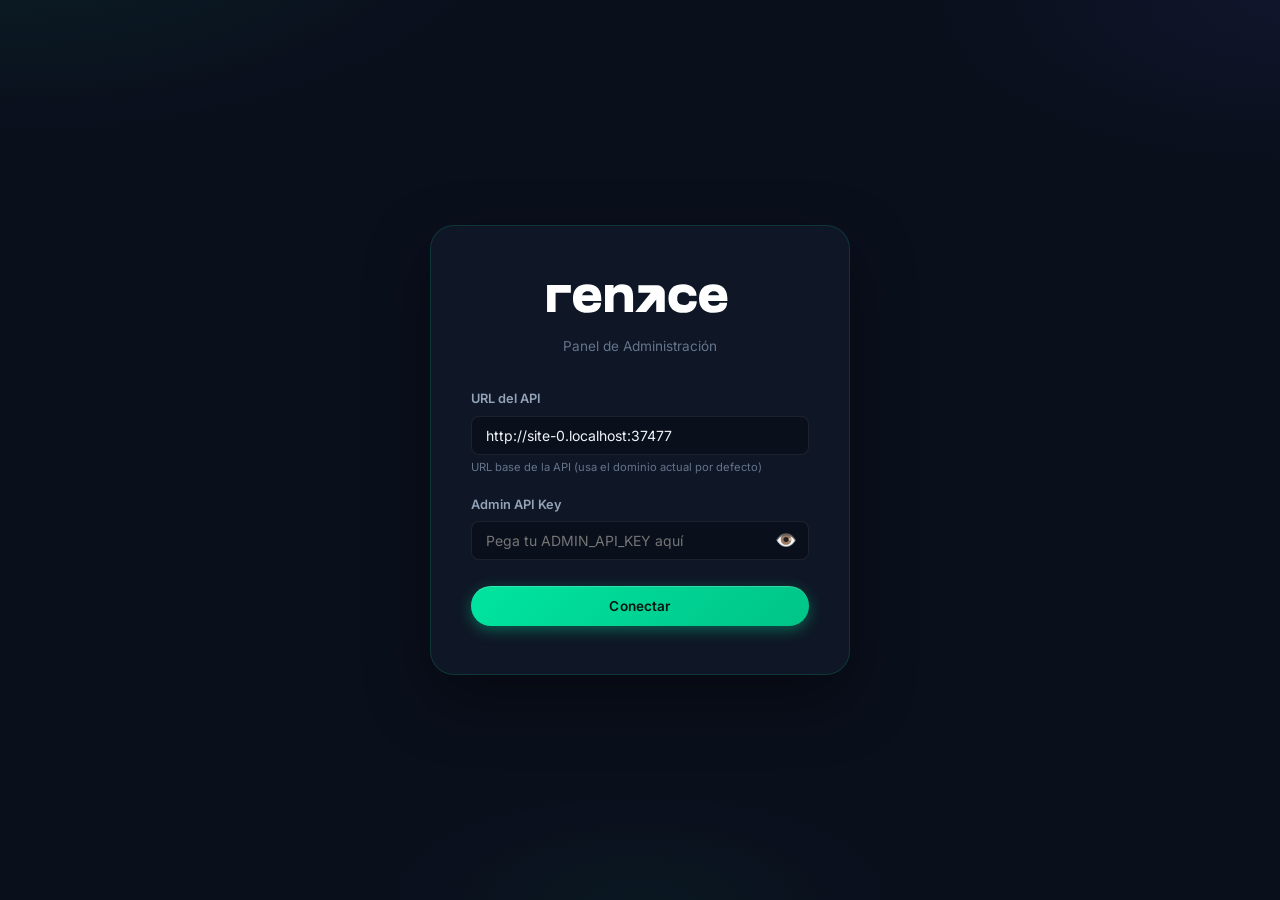
<file: portal_admin/index.html>
<!DOCTYPE html>
<html lang="es">
<head>
    <meta charset="UTF-8">
    <meta name="viewport" content="width=device-width, initial-scale=1.0">
    <title>RENECF — Panel Admin</title>
    <link rel="preconnect" href="https://fonts.googleapis.com">
    <link rel="preconnect" href="https://fonts.gstatic.com" crossorigin>
    <link href="https://fonts.googleapis.com/css2?family=Inter:wght@400;500;600;700;800&family=JetBrains+Mono:wght@400;500&display=swap" rel="stylesheet">
    <style>
        :root {
            --bg-deep:      #0A0F1C;
            --bg-card:      #111828;
            --bg-card-alt:  #162032;
            --bg-surface:   #1E293B;
            --accent:       #00E5A0;
            --accent-dim:   #00C488;
            --accent-glow:  rgba(0, 229, 160, 0.12);
            --accent-2:     #6C63FF;
            --accent-2-glow:rgba(108, 99, 255, 0.10);
            --danger:       #EF4444;
            --danger-dim:   #DC2626;
            --warning:      #F59E0B;
            --text-primary: #F1F5F9;
            --text-muted:   #94A3B8;
            --text-dim:     #64748B;
            --border:       rgba(255,255,255,0.08);
            --border-accent:rgba(0,229,160,0.25);
            --radius:       12px;
            --radius-sm:    8px;
            --font-sans:    'Inter', system-ui, sans-serif;
            --font-mono:    'JetBrains Mono', monospace;
        }
        *, *::before, *::after { box-sizing: border-box; margin: 0; padding: 0; }
        html { -webkit-font-smoothing: antialiased; }
        body {
            font-family: var(--font-sans);
            background: var(--bg-deep);
            background-image:
                radial-gradient(ellipse 80% 50% at 0% -10%, rgba(0, 229, 160, 0.08), transparent 50%),
                radial-gradient(ellipse 60% 40% at 100% 0%, rgba(108, 99, 255, 0.07), transparent 45%),
                radial-gradient(ellipse 50% 30% at 50% 100%, rgba(0, 229, 160, 0.04), transparent 40%);
            color: var(--text-primary);
            line-height: 1.6;
            min-height: 100vh;
        }

        /* ── Login Screen ── */
        .login-screen {
            display: flex;
            align-items: center;
            justify-content: center;
            min-height: 100vh;
            padding: 24px;
        }
        .login-card {
            background: rgba(17, 24, 40, 0.92);
            border: 1px solid rgba(0, 229, 160, 0.15);
            border-radius: 24px;
            padding: 48px 40px;
            width: 100%;
            max-width: 420px;
            text-align: center;
            box-shadow: 0 24px 64px rgba(0, 0, 0, 0.4);
        }
        .login-logo {
            display: flex;
            align-items: center;
            justify-content: center;
            gap: 12px;
            font-family: var(--font-mono);
            font-size: 1.5rem;
            font-weight: 700;
            color: var(--text-primary);
            margin-bottom: 6px;
        }
        .logo-icon {
            width: 38px;
            height: 38px;
            border-radius: 10px;
            background: linear-gradient(135deg, var(--accent), var(--accent-2));
            display: flex;
            align-items: center;
            justify-content: center;
            font-size: 1rem;
            font-weight: 900;
            color: #0A0F1C;
            flex-shrink: 0;
        }
        .logo-icon-sm {
            width: 30px;
            height: 30px;
            border-radius: 8px;
            background: linear-gradient(135deg, var(--accent), var(--accent-2));
            display: flex;
            align-items: center;
            justify-content: center;
            font-size: 0.8rem;
            font-weight: 900;
            color: #0A0F1C;
            flex-shrink: 0;
        }
        .logo-text span { color: var(--accent); }
        .login-subtitle {
            color: var(--text-dim);
            font-size: 0.85rem;
            margin-bottom: 32px;
        }

        /* ── Layout ── */
        .app { display: none; }
        .app.active { display: flex; min-height: 100vh; }
        .sidebar {
            width: 260px;
            background: var(--bg-card);
            border-right: 1px solid var(--border);
            padding: 24px 0;
            position: fixed;
            top: 0;
            left: 0;
            bottom: 0;
            overflow-y: auto;
            z-index: 50;
        }
        .sidebar-brand {
            font-family: var(--font-mono);
            font-size: 1.1rem;
            font-weight: 700;
            color: var(--accent);
            padding: 0 24px 24px;
            border-bottom: 1px solid var(--border);
            display: flex;
            align-items: center;
            gap: 10px;
        }
        .sidebar-brand span { color: var(--text-dim); font-weight: 400; font-size: 0.75rem; }
        .sidebar-section {
            padding: 20px 12px 8px;
            font-size: 0.65rem;
            text-transform: uppercase;
            letter-spacing: 0.12em;
            color: var(--text-dim);
            padding-left: 24px;
        }
        .nav-item {
            display: flex;
            align-items: center;
            gap: 10px;
            padding: 10px 24px;
            font-size: 0.875rem;
            color: var(--text-muted);
            cursor: pointer;
            transition: all .15s;
            border-radius: 0;
            border-left: 3px solid transparent;
        }
        .nav-item:hover { background: rgba(255,255,255,0.03); color: var(--text-primary); }
        .nav-item.active {
            color: var(--accent);
            background: linear-gradient(90deg, var(--accent-glow) 0%, transparent 100%);
            border-left-color: var(--accent);
            text-shadow: 0 0 10px rgba(0, 229, 160, 0.3);
        }
        .nav-item .icon { font-size: 1.1rem; width: 22px; text-align: center; }
        .main {
            margin-left: 260px;
            flex: 1;
            padding: 32px 40px;
            max-width: 1200px;
        }

        /* ── Stats Cards ── */
        .stats-grid {
            display: grid;
            grid-template-columns: repeat(auto-fit, minmax(200px, 1fr));
            gap: 20px;
            margin-bottom: 36px;
        }
        .stat-card {
            background: rgba(17, 24, 40, 0.6);
            backdrop-filter: blur(12px);
            -webkit-backdrop-filter: blur(12px);
            border: 1px solid rgba(255, 255, 255, 0.05);
            border-radius: var(--radius);
            padding: 24px;
            transition: all 0.3s cubic-bezier(0.4, 0, 0.2, 1);
            position: relative;
            overflow: hidden;
        }
        .stat-card::before {
            content: '';
            position: absolute;
            top: 0; left: 0; right: 0; height: 1px;
            background: linear-gradient(90deg, transparent, var(--accent), transparent);
            opacity: 0;
            transition: opacity 0.3s ease;
        }
        .stat-card:hover {
            transform: translateY(-5px);
            box-shadow: 0 16px 32px rgba(0, 0, 0, 0.4), 0 0 24px rgba(0, 229, 160, 0.08);
            border-color: rgba(0, 229, 160, 0.2);
            background: rgba(17, 24, 40, 0.8);
        }
        .stat-card:hover::before { opacity: 1; }
        .stat-label {
            font-size: 0.75rem;
            color: var(--text-dim);
            text-transform: uppercase;
            letter-spacing: 0.08em;
            margin-bottom: 6px;
        }
        .stat-value {
            font-size: 2rem;
            font-weight: 800;
            font-family: var(--font-mono);
            color: var(--accent);
        }
        .stat-value.warning { color: var(--warning); }
        .stat-value.neutral { color: var(--text-primary); }

        /* ── Page Header ── */
        .page-header {
            display: flex;
            align-items: center;
            justify-content: space-between;
            margin-bottom: 28px;
            gap: 16px;
            flex-wrap: wrap;
        }
        .page-title {
            font-size: 1.5rem;
            font-weight: 700;
            letter-spacing: -0.02em;
        }

        /* ── Buttons ── */
        .btn {
            display: inline-flex;
            align-items: center;
            justify-content: center;
            gap: 8px;
            padding: 10px 20px;
            border-radius: 999px;
            font-size: 0.85rem;
            font-weight: 600;
            cursor: pointer;
            border: none;
            transition: transform 0.18s ease, box-shadow 0.18s ease, background 0.18s ease, border-color 0.18s ease;
            font-family: var(--font-sans);
            letter-spacing: 0.01em;
            white-space: nowrap;
        }
        .btn:active { transform: scale(0.97); }
        .btn-primary {
            background: linear-gradient(135deg, var(--accent) 0%, #00c488 100%);
            color: #041510;
            box-shadow: 0 4px 14px rgba(0, 229, 160, 0.35), inset 0 1px 0 rgba(255,255,255,0.2);
        }
        .btn-primary:hover {
            box-shadow: 0 8px 24px rgba(0, 229, 160, 0.45);
            transform: translateY(-1px);
        }
        .btn-secondary {
            background: rgba(30, 41, 59, 0.8);
            color: var(--text-primary);
            border: 1px solid var(--border);
            backdrop-filter: blur(8px);
        }
        .btn-secondary:hover {
            border-color: rgba(0, 229, 160, 0.35);
            background: rgba(30, 41, 59, 1);
            transform: translateY(-1px);
        }
        .btn-danger {
            background: rgba(239,68,68,0.1);
            color: #fca5a5;
            border: 1px solid rgba(239,68,68,0.25);
        }
        .btn-danger:hover {
            background: rgba(239,68,68,0.18);
            transform: translateY(-1px);
        }
        .btn-sm { padding: 7px 16px; font-size: 0.78rem; }
        .btn-ghost {
            background: transparent;
            color: var(--text-muted);
            padding: 7px 14px;
            border-radius: var(--radius-sm);
        }
        .btn-ghost:hover {
            color: var(--accent);
            background: var(--accent-glow);
        }
        .filter-btn.active {
            background: var(--accent-glow) !important;
            border-color: var(--border-accent) !important;
            color: var(--accent) !important;
        }
        input[type="file"] {
            cursor: pointer;
            transition: border-color 0.15s;
        }
        input[type="file"]:hover { border-color: var(--border-accent) !important; }
        input[type="file"]::file-selector-button {
            margin-right: 12px;
            padding: 8px 14px;
            border: none;
            border-radius: 999px;
            background: linear-gradient(135deg, var(--accent), var(--accent-dim));
            color: #041510;
            font-weight: 600;
            font-size: 0.75rem;
            cursor: pointer;
            font-family: var(--font-sans);
        }

        /* ── Table ── */
        .table-wrap {
            background: rgba(17, 24, 40, 0.4);
            backdrop-filter: blur(8px);
            -webkit-backdrop-filter: blur(8px);
            border: 1px solid rgba(255, 255, 255, 0.05);
            border-radius: var(--radius);
            overflow: hidden;
            box-shadow: 0 8px 24px rgba(0, 0, 0, 0.2);
        }
        table {
            width: 100%;
            border-collapse: collapse;
            font-size: 0.85rem;
        }
        thead th {
            text-align: left;
            padding: 16px 20px;
            font-size: 0.75rem;
            text-transform: uppercase;
            letter-spacing: 0.08em;
            color: var(--text-dim);
            background: rgba(0, 0, 0, 0.2);
            border-bottom: 1px solid rgba(255, 255, 255, 0.08);
            font-weight: 600;
        }
        tbody td {
            padding: 16px 20px;
            border-bottom: 1px solid rgba(255,255,255,0.03);
            color: var(--text-muted);
            transition: all 0.2s ease;
        }
        tbody tr {
            transition: background 0.2s ease, transform 0.2s ease;
        }
        tbody tr:hover { 
            background: rgba(0, 229, 160, 0.03); 
            transform: scale(1.002);
        }
        tbody tr:hover td {
            color: var(--text-primary);
        }
        tbody tr:last-child td { border-bottom: none; }
        .mono { font-family: var(--font-mono); font-size: 0.8rem; }

        /* ── Badges ── */
        .badge {
            display: inline-block;
            padding: 3px 10px;
            border-radius: 20px;
            font-size: 0.7rem;
            font-weight: 600;
            text-transform: uppercase;
            letter-spacing: 0.03em;
        }
        .badge-activo { background: rgba(0,229,160,0.12); color: var(--accent); }
        .badge-pendiente { background: rgba(245,158,11,0.12); color: var(--warning); }
        .badge-suspendido { background: rgba(239,68,68,0.12); color: var(--danger); }
        .badge-cancelado { background: rgba(100,116,139,0.15); color: var(--text-dim); }
        .badge-certificacion { background: var(--accent-2-glow); color: var(--accent-2); }
        .badge-produccion { background: rgba(0,229,160,0.12); color: var(--accent); }

        /* ── Forms ── */
        .form-group { margin-bottom: 18px; }
        .form-group label {
            display: block;
            font-size: 0.8rem;
            font-weight: 600;
            color: var(--text-muted);
            margin-bottom: 6px;
        }
        .form-group .hint {
            font-size: 0.7rem;
            color: var(--text-dim);
            margin-top: 4px;
        }
        input[type="text"], input[type="email"], input[type="password"],
        input[type="number"], input[type="url"], select, textarea {
            width: 100%;
            padding: 10px 14px;
            background: var(--bg-deep);
            border: 1px solid var(--border);
            border-radius: var(--radius-sm);
            color: var(--text-primary);
            font-size: 0.875rem;
            font-family: var(--font-sans);
            transition: border-color .15s;
        }
        input:focus, select:focus, textarea:focus {
            outline: none;
            border-color: var(--accent);
            box-shadow: 0 0 0 3px var(--accent-glow);
        }
        select { cursor: pointer; }
        textarea { resize: vertical; min-height: 80px; }
        .form-row {
            display: grid;
            grid-template-columns: 1fr 1fr;
            gap: 16px;
        }

        /* ── Modal ── */
        .modal-overlay {
            display: none;
            position: fixed;
            inset: 0;
            background: rgba(4, 8, 18, 0.75);
            backdrop-filter: blur(12px);
            -webkit-backdrop-filter: blur(12px);
            z-index: 200;
            align-items: center;
            justify-content: center;
            padding: 24px;
            animation: fadeIn 0.2s ease;
        }
        @keyframes fadeIn { from { opacity: 0; } to { opacity: 1; } }
        @keyframes modalUp { from { opacity: 0; transform: translateY(16px) scale(0.98); } to { opacity: 1; transform: none; } }
        .modal-overlay.active { display: flex; }
        .modal {
            background: linear-gradient(180deg, rgba(22, 32, 50, 0.98) 0%, rgba(17, 24, 40, 0.98) 100%);
            border: 1px solid rgba(0, 229, 160, 0.15);
            border-radius: 20px;
            width: 100%;
            max-width: 560px;
            max-height: 90vh;
            overflow-y: auto;
            box-shadow: 0 24px 64px rgba(0, 0, 0, 0.5), 0 0 0 1px rgba(255,255,255,0.04);
            animation: modalUp 0.25s cubic-bezier(0.4, 0, 0.2, 1);
        }
        .modal-header {
            display: flex;
            align-items: center;
            justify-content: space-between;
            padding: 24px 28px 0;
        }
        .modal-header h2 { font-size: 1.15rem; font-weight: 700; }
        .modal-body { padding: 24px 28px; }
        .modal-footer {
            padding: 16px 28px 24px;
            display: flex;
            justify-content: flex-end;
            gap: 10px;
        }

        /* ── Toast ── */
        .toast-container {
            position: fixed;
            top: 24px;
            right: 24px;
            z-index: 300;
            display: flex;
            flex-direction: column;
            gap: 8px;
        }
        .toast {
            padding: 14px 20px;
            border-radius: var(--radius-sm);
            font-size: 0.85rem;
            font-weight: 500;
            animation: slideIn .2s ease;
            max-width: 380px;
        }
        .toast-success { background: rgba(0,229,160,0.15); color: var(--accent); border: 1px solid var(--border-accent); }
        .toast-error { background: rgba(239,68,68,0.15); color: var(--danger); border: 1px solid rgba(239,68,68,0.25); }
        @keyframes slideIn { from { transform: translateX(20px); opacity: 0; } to { transform: none; opacity: 1; } }

        /* ── Detail Panel ── */
        .detail-grid {
            display: grid;
            grid-template-columns: 1fr 1fr;
            gap: 16px;
        }
        .detail-item { margin-bottom: 12px; }
        .detail-label { font-size: 0.7rem; color: var(--text-dim); text-transform: uppercase; letter-spacing: 0.08em; margin-bottom: 2px; }
        .detail-value { font-size: 0.9rem; color: var(--text-primary); word-break: break-all; }

        /* ── Secret reveal ── */
        .secret-box {
            background: var(--bg-deep);
            border: 1px solid var(--border-accent);
            border-radius: var(--radius-sm);
            padding: 16px;
            margin: 12px 0;
        }
        .secret-box .label { font-size: 0.7rem; color: var(--accent); text-transform: uppercase; margin-bottom: 4px; }
        .secret-box code {
            font-family: var(--font-mono);
            font-size: 0.8rem;
            color: var(--text-primary);
            word-break: break-all;
        }
        .secret-box .warn {
            display: block;
            font-size: 0.7rem;
            color: var(--warning);
            margin-top: 8px;
        }

        /* ── Copy button ── */
        .copy-btn {
            background: none;
            border: none;
            color: var(--text-dim);
            cursor: pointer;
            font-size: 0.8rem;
            padding: 2px 6px;
            border-radius: 4px;
        }
        .copy-btn:hover { color: var(--accent); background: var(--accent-glow); }

        /* ── Empty state ── */
        .empty-state {
            text-align: center;
            padding: 60px 20px;
            color: var(--text-dim);
        }
        .empty-state .icon { font-size: 2.5rem; margin-bottom: 12px; }
        .empty-state p { font-size: 0.9rem; }

        /* ── Clickable row ── */
        .clickable { cursor: pointer; }

        /* ── Tabs ── */
        .tabs {
            display: flex;
            gap: 6px;
            padding: 4px;
            background: rgba(0, 0, 0, 0.25);
            border: 1px solid var(--border);
            border-radius: 999px;
            margin-bottom: 28px;
            width: fit-content;
            max-width: 100%;
            flex-wrap: wrap;
        }
        .tab {
            padding: 9px 18px;
            font-size: 0.82rem;
            font-weight: 500;
            color: var(--text-dim);
            cursor: pointer;
            border-radius: 999px;
            transition: all 0.2s ease;
            border: 1px solid transparent;
        }
        .tab:hover { color: var(--text-primary); background: rgba(255,255,255,0.04); }
        .tab.active {
            color: #041510;
            background: linear-gradient(135deg, var(--accent), var(--accent-dim));
            font-weight: 700;
            box-shadow: 0 4px 12px rgba(0, 229, 160, 0.25);
        }

        /* ── Responsive ── */
        @media (max-width: 768px) {
            .sidebar { display: none; }
            .main { margin-left: 0; padding: 20px 16px; }
            .form-row { grid-template-columns: 1fr; }
            .detail-grid { grid-template-columns: 1fr; }
            .stats-grid { grid-template-columns: 1fr 1fr; }
        }

        /* ── Logout ── */
        .sidebar-footer {
            position: absolute;
            bottom: 0;
            left: 0;
            right: 0;
            padding: 16px 24px;
            border-top: 1px solid var(--border);
        }
        /* ── Glass Elements (Replacement for Tailwind) ── */
        .glass-panel {
            background: rgba(17, 24, 40, 0.4);
            backdrop-filter: blur(12px);
            -webkit-backdrop-filter: blur(12px);
            border: 1px solid rgba(0, 229, 160, 0.15);
            border-radius: 1.25rem;
            padding: 1.5rem;
            margin-bottom: 2rem;
        }
        .flow-container {
            display: flex;
            flex-wrap: wrap;
            gap: 1rem;
            align-items: center;
        }
        .flow-step {
            display: flex;
            align-items: center;
            gap: 0.6rem;
            font-size: 0.8rem;
            color: var(--text-muted);
            transition: all 0.3s ease;
        }
        .flow-step.active {
            color: var(--accent);
            font-weight: 700;
        }
        .step-num {
            width: 1.5rem;
            height: 1.5rem;
            border-radius: 50%;
            display: flex;
            align-items: center;
            justify-content: center;
            font-size: 0.7rem;
            border: 1px solid var(--border);
        }
        .flow-step.active .step-num {
            background: var(--accent);
            color: var(--bg-deep);
            border-color: var(--accent);
            box-shadow: 0 0 10px var(--accent-glow);
        }
        .flow-divider {
            width: 2rem;
            height: 1px;
            background: var(--border);
        }
        .flow-more {
            font-size: 0.7rem;
            font-style: italic;
            color: var(--text-dim);
        }
        .alert-banner {
            background: rgba(245, 158, 11, 0.12);
            border: 1px solid rgba(245, 158, 11, 0.35);
            border-radius: var(--radius);
            padding: 14px 18px;
            margin-bottom: 20px;
            display: flex;
            align-items: center;
            justify-content: space-between;
            gap: 12px;
            flex-wrap: wrap;
            font-size: 0.88rem;
        }
        .alert-banner.ok {
            background: var(--accent-glow);
            border-color: var(--border-accent);
        }
        .check-item {
            display: flex;
            align-items: flex-start;
            gap: 12px;
            padding: 12px 14px;
            border-radius: var(--radius-sm);
            background: var(--bg-card-alt);
            margin-bottom: 8px;
            border-left: 3px solid var(--text-dim);
        }
        .check-item.ok { border-left-color: var(--accent); }
        .check-item.fail { border-left-color: var(--warning); }
        .check-icon { font-size: 1rem; width: 22px; flex-shrink: 0; }
        .odoo-steps { font-size: 0.82rem; color: var(--text-muted); margin-top: 20px; padding-left: 20px; }
        .odoo-steps li { margin: 8px 0; }
        .readiness-score {
            font-family: var(--font-mono);
            font-size: 1.25rem;
            font-weight: 700;
            color: var(--accent);
        }
        .cert-wizard-step {
            display: flex;
            gap: 14px;
            padding: 16px;
            margin-bottom: 10px;
            border-radius: var(--radius-sm);
            background: var(--bg-card-alt);
            border: 1px solid var(--border);
        }
        .cert-wizard-step.done { border-color: var(--border-accent); }
        .cert-wizard-step.pending { opacity: 0.55; }
        .cert-wizard-step.current {
            opacity: 1;
            border-color: var(--accent);
            box-shadow: 0 0 0 1px var(--accent-glow, rgba(56,189,248,0.25));
        }
        .cert-blocker {
            padding: 14px 16px;
            margin-bottom: 16px;
            border-radius: var(--radius-sm);
            background: var(--bg-deep);
            border: 1px solid var(--accent);
        }
        .cert-blocker strong { display: block; margin-bottom: 6px; }
        .onboard-gate {
            padding: 12px 14px;
            margin-bottom: 16px;
            border-radius: var(--radius-sm);
            background: var(--bg-card-alt);
            border: 1px solid var(--border);
            font-size: 0.85rem;
            color: var(--text-muted);
        }
        .onboard-gate.ready { border-color: var(--border-accent); color: var(--text); }
        .flow-step.done { opacity: 1; border-color: var(--border-accent); }
        .flow-step.done .step-num { background: var(--accent); color: var(--bg-deep); }
        .cert-step-num {
            width: 28px;
            height: 28px;
            border-radius: 50%;
            display: flex;
            align-items: center;
            justify-content: center;
            font-size: 0.75rem;
            font-weight: 700;
            flex-shrink: 0;
            background: var(--bg-surface);
            border: 1px solid var(--border);
        }
        .cert-wizard-step.done .cert-step-num {
            background: var(--accent);
            color: var(--bg-deep);
            border-color: var(--accent);
        }
        .cert-step-body { flex: 1; min-width: 0; }
        .cert-step-title { font-weight: 600; font-size: 0.9rem; margin-bottom: 4px; }
        .cert-step-desc { font-size: 0.8rem; color: var(--text-muted); margin-bottom: 6px; }
        .cert-step-ref { font-size: 0.72rem; color: var(--text-dim); font-family: var(--font-mono); }
        .homolog-table { width: 100%; font-size: 0.82rem; margin-top: 12px; border-collapse: collapse; }
        .homolog-table th, .homolog-table td { padding: 8px 10px; text-align: left; border-bottom: 1px solid var(--border); }
        .odoo-config-box {
            margin-top: 16px;
            padding: 14px;
            background: var(--bg-deep);
            border-radius: var(--radius-sm);
            border: 1px solid var(--border);
            font-size: 0.82rem;
        }
        .odoo-config-box code { font-family: var(--font-mono); color: var(--accent); word-break: break-all; }
    </style>
</head>
<body>

<!-- ═══════════════════════ LOGIN ═══════════════════════ -->
<div id="loginScreen" class="login-screen">
    <div class="login-card">
        <div class="login-logo" style="text-align: center;">
            <img src="renacelogo.svg" alt="RENACE Tech" style="height: 48px; width: auto; object-fit: contain; margin-bottom: 8px; filter: brightness(0) invert(1);">
        </div>
        <div class="login-subtitle">Panel de Administración</div>
        <form id="loginForm">
            <div class="form-group" style="text-align:left;">
                <label>URL del API</label>
                <input type="text" id="apiUrl" value="" required placeholder="Ej: https://ecf.renace.tech">
                <div class="hint">URL base de la API (usa el dominio actual por defecto)</div>
            </div>
            <div class="form-group" style="text-align:left;">
                <label>Admin API Key</label>
                <div style="position: relative; display: flex; align-items: center;">
                    <input type="password" id="adminKey" placeholder="Pega tu ADMIN_API_KEY aquí" required autocomplete="off" style="width: 100%; padding-right: 42px;">
                    <button type="button" id="toggleKeyVis" style="position: absolute; right: 10px; background: none; border: none; cursor: pointer; color: var(--text-dim); font-size: 1.1rem; padding: 2px;" title="Mostrar/ocultar clave">👁️</button>
                </div>
            </div>
            <button type="submit" class="btn btn-primary" style="width:100%; margin-top:8px; padding: 12px;">
                Conectar
            </button>
            <div id="loginError" style="color:var(--danger); font-size:0.82rem; margin-top:12px; display:none; line-height:1.4;"></div>
        </form>
    </div>
</div>

<!-- ═══════════════════════ APP ═══════════════════════ -->
<div id="app" class="app">
    <!-- Sidebar -->
    <aside class="sidebar">
        <div class="sidebar-brand">
            <img src="renacelogo.svg" alt="RENACE Tech" style="height: 32px; width: auto; object-fit: contain; margin-right: 8px;"></span>
            <span>RENECF</span>
        </div>
        <div class="sidebar-section">Panel</div>
        <div class="nav-item active" data-page="dashboard">
            <span class="icon">📊</span> Dashboard
        </div>
        <div class="nav-item" data-page="plataforma">
            <span class="icon">⚙️</span> Plataforma
            <span style="font-size:0.65rem;color:var(--text-dim);display:block;padding-left:28px;">PSFE mTLS + estado certificación</span>
        </div>
        <div class="sidebar-section">Gestión</div>
        <div class="nav-item" data-page="tenants">
            <span class="icon">🏢</span> Empresas
        </div>
        <div class="nav-item" data-page="dlq">
            <span class="icon">⚠️</span> Cola de Errores
        </div>
        <div class="sidebar-section">Portales</div>
        <div class="nav-item" onclick="window.open('supplier_portal.html', '_blank')">
            <span class="icon">🤝</span> Portal Proveedores
            <span style="font-size:0.65rem;color:var(--text-dim);display:block;padding-left:28px;">Consulta e-CF por RNC + API Key cliente</span>
        </div>
        <div class="sidebar-footer">
            <div class="nav-item" id="logoutBtn" style="border:none; padding-left:0;">
                <span class="icon">🚪</span> Cerrar Sesión
            </div>
        </div>
    </aside>

    <!-- Main Content -->
    <main class="main">
        <!-- Dashboard -->
        <div id="page-dashboard" class="page">
            <div class="page-header">
                <h1 class="page-title">Dashboard</h1>
                <button class="btn btn-secondary btn-sm" onclick="loadDashboard()">↻ Actualizar</button>
            </div>
            <div id="psfeBanner" class="alert-banner" style="display:none;">
                <span id="psfeBannerText">PSFE no configurado — opcional en certificación CerteCF; obligatorio en producción.</span>
                <button class="btn btn-primary btn-sm" onclick="showPage('plataforma')">Ver PSFE →</button>
            </div>
            <div class="stats-grid" id="statsGrid">
                <div class="stat-card"><div class="stat-label">Empresas Activas</div><div class="stat-value" id="statActivos">—</div></div>
                <div class="stat-card"><div class="stat-label">Total Registradas</div><div class="stat-value neutral" id="statTotal">—</div></div>
                <div class="stat-card"><div class="stat-label">Certs por Vencer</div><div class="stat-value warning" id="statCerts">—</div></div>
                <div class="stat-card"><div class="stat-label">Cola Pendiente</div><div class="stat-value neutral" id="statPending">—</div></div>
                <div class="stat-card"><div class="stat-label">Reintentos</div><div class="stat-value warning" id="statRetry">—</div></div>
                <div class="stat-card"><div class="stat-label">Errores (DLQ)</div><div class="stat-value warning" id="statDlq">—</div></div>
            </div>

            <!-- Certification Flow Tracker -->
            <div class="glass-panel">
                <div style="display:flex; align-items:center; justify-content:space-between; margin-bottom:1.5rem;">
                    <h2 style="font-size:1.1rem; font-weight:700; display:flex; align-items:center; gap:0.5rem;">
                        <span style="color:var(--accent);">🏆</span> Progreso de Certificación DGII
                    </h2>
                    <span class="badge badge-certificacion" id="certFlowBadge">—</span>
                </div>
                <div class="flow-container" id="certFlowSteps">
                    <div class="flow-step" data-step="psfe"><div class="step-num">1</div> PSFE Plataforma</div>
                    <div class="flow-divider"></div>
                    <div class="flow-step" data-step="operador"><div class="step-num">2</div> Empresa Renace</div>
                    <div class="flow-divider"></div>
                    <div class="flow-step" data-step="auth"><div class="step-num">3</div> Probar CerteCF</div>
                    <div class="flow-divider"></div>
                    <div class="flow-step" data-step="clientes"><div class="step-num">4</div> Empresas cliente</div>
                </div>
            </div>
            <div class="page-header" style="margin-top:8px;">
                <h2 style="font-size:1.15rem;">Empresas Recientes</h2>
            </div>
            <div class="table-wrap">
                <table>
                    <thead><tr>
                        <th>RNC</th><th>Razón Social</th><th>Plan</th><th>Ambiente</th><th>Estado</th><th>e-CF / mes</th>
                    </tr></thead>
                    <tbody id="dashTenantRows"><tr><td colspan="6" style="text-align:center; padding:30px; color:var(--text-dim);">Cargando...</td></tr></tbody>
                </table>
            </div>
        </div>

        <!-- Plataforma (PSFE + multi-tenant readiness) -->
        <div id="page-plataforma" class="page" style="display:none;">
            <div class="page-header">
                <h1 class="page-title">Plataforma Renace</h1>
                <button class="btn btn-secondary btn-sm" onclick="loadPlatform()">↻ Actualizar</button>
            </div>
            <div id="platformPsfeCard" class="glass-panel">
                <div style="display:flex; justify-content:space-between; align-items:flex-start; flex-wrap:wrap; gap:12px; margin-bottom:1rem;">
                    <div>
                        <h2 style="font-size:1.05rem; font-weight:700;">Certificado PSFE (mTLS DGII)</h2>
                        <p style="font-size:0.85rem; color:var(--text-muted); margin-top:6px;">
                            PSFE = mTLS de plataforma (producción / proveedor). En certificación CerteCF
                            el siguiente paso DGII usa el <strong>.p12</strong> del contribuyente, no estos .pem.
                        </p>
                    </div>
                    <span id="platformPsfeBadge" class="badge badge-suspendido">No configurado</span>
                </div>
                <div id="platformPsfeMeta" style="font-size:0.82rem; color:var(--text-dim); margin-bottom:1rem;"></div>
                <form id="psfeUploadForm">
                    <div class="form-row">
                        <div class="form-group">
                            <label>Certificado cliente PSFE (.pem)</label>
                            <input type="file" id="psfeCert" accept=".pem,.crt" required style="padding:8px; background:var(--bg-deep); border:1px solid var(--border); border-radius:var(--radius-sm); width:100%; color:var(--text-primary);">
                        </div>
                        <div class="form-group">
                            <label>Llave privada PSFE (.pem)</label>
                            <input type="file" id="psfeKey" accept=".pem,.key" required style="padding:8px; background:var(--bg-deep); border:1px solid var(--border); border-radius:var(--radius-sm); width:100%; color:var(--text-primary);">
                        </div>
                    </div>
                    <div class="form-group">
                        <label>CA raíz DGII (.pem)</label>
                        <input type="file" id="psfeCa" accept=".pem,.crt" required style="padding:8px; background:var(--bg-deep); border:1px solid var(--border); border-radius:var(--radius-sm); width:100%; color:var(--text-primary);">
                    </div>
                    <button type="submit" class="btn btn-primary btn-sm">Guardar PSFE cifrado</button>
                    <button type="button" class="btn btn-secondary btn-sm" style="margin-left:8px;" onclick="testPlatformDgii()">🔌 Probar CerteCF</button>
                </form>
            </div>
            <div class="page-header" style="margin-top:8px;">
                <h2 style="font-size:1.1rem;">Empresas — preparación certificación</h2>
                <span id="platformSummary" class="badge badge-certificacion">—</span>
            </div>
            <div class="table-wrap">
                <table>
                    <thead><tr>
                        <th>RNC</th><th>Razón Social</th><th>Ambiente</th><th>Progreso</th><th>Estado</th><th></th>
                    </tr></thead>
                    <tbody id="platformTenantRows"><tr><td colspan="6" style="text-align:center; padding:24px; color:var(--text-dim);">Cargando...</td></tr></tbody>
                </table>
            </div>
        </div>

        <!-- Tenants List -->
        <div id="page-tenants" class="page" style="display:none;">
            <div class="page-header">
                <h1 class="page-title">Empresas</h1>
                <button class="btn btn-primary" id="btnNewTenant" onclick="openNewTenantModal()">+ Registrar Empresa</button>
            </div>
            <div id="onboardGateBanner" class="onboard-gate" style="display:none;"></div>
            <div style="display:flex; gap:10px; margin-bottom:20px; flex-wrap:wrap;">
                <button class="btn btn-sm btn-secondary filter-btn active" data-filter="">Todas</button>
                <button class="btn btn-sm btn-secondary filter-btn" data-filter="activo">Activas</button>
                <button class="btn btn-sm btn-secondary filter-btn" data-filter="pendiente">Pendientes</button>
                <button class="btn btn-sm btn-secondary filter-btn" data-filter="suspendido">Suspendidas</button>
            </div>
            <div class="table-wrap">
                <table>
                    <thead><tr>
                        <th>RNC</th><th>Razón Social</th><th>Plan</th><th>Ambiente</th><th>Estado</th><th>e-CF</th><th>Registrada</th><th></th>
                    </tr></thead>
                    <tbody id="tenantRows"><tr><td colspan="8" style="text-align:center; padding:30px;">Cargando...</td></tr></tbody>
                </table>
            </div>
        </div>

        <!-- Tenant Detail -->
        <div id="page-tenant-detail" class="page" style="display:none;">
            <div class="page-header">
                <div style="display:flex;align-items:center;gap:12px;">
                    <button class="btn btn-ghost btn-sm" onclick="showPage('tenants')">← Volver</button>
                    <h1 class="page-title" id="detailTitle">—</h1>
                </div>
                <div style="display:flex;gap:8px;">
                    <button class="btn btn-secondary btn-sm" onclick="rotateKey()">🔄 Rotar API Key</button>
                    <button class="btn btn-danger btn-sm" onclick="deactivateTenant()">Desactivar</button>
                </div>
            </div>
            <div class="tabs">
                <div class="tab active" data-tab="info">Información</div>
                <div class="tab" data-tab="certificacion">Certificación DGII</div>
                <div class="tab" data-tab="sequences">Secuencias NCF</div>
                <div class="tab" data-tab="certs">Certificados</div>
                <div class="tab" data-tab="compras">Compras Recibidas</div>
            </div>
            <!-- Info Tab -->
            <div id="tab-info">
                <div class="detail-grid" id="detailInfo"></div>
                <h3 style="font-size:0.95rem; margin:24px 0 12px;">Editar</h3>
                <form id="editTenantForm">
                    <div class="form-row">
                        <div class="form-group"><label>Razón Social *</label><input type="text" id="editRazonSocial" required></div>
                        <div class="form-group"><label>Nombre Comercial</label><input type="text" id="editNombreComercial"></div>
                    </div>
                    <div class="form-row">
                        <div class="form-group"><label>Email *</label><input type="email" id="editEmail" required></div>
                        <div class="form-group"><label>Teléfono</label><input type="text" id="editTelefono"></div>
                    </div>
                    <div class="form-group">
                        <label>Dirección</label>
                        <input type="text" id="editDireccion">
                    </div>
                    <div class="form-row">
                        <div class="form-group">
                            <label>Webhook URL (ERP / Odoo / Citrus)</label>
                            <div style="display:flex; gap:8px;">
                                <input type="url" id="editWebhookUrl" style="flex:1;">
                                <button type="button" class="btn btn-secondary btn-sm" onclick="testWebhook()">📡 Probar</button>
                            </div>
                        </div>
                        <div class="form-group"><label>Plan</label><select id="editPlan"><option value="">— sin cambio —</option><option value="pyme">Pyme (200 e-CF)</option><option value="standard">Standard (1,000 e-CF)</option><option value="empresarial">Empresarial (Ilimitado)</option></select></div>
                    </div>
                    <div class="form-row">
                        <div class="form-group"><label>Límite e-CF/mes</label><input type="number" id="editMaxEcf" min="100" max="1000000"></div>
                        <div class="form-group">
                            <label>Ambiente DGII</label>
                            <select id="editAmbiente">
                                <option value="">— sin cambio —</option>
                                <option value="simulacion">Simulación</option>
                                <option value="certificacion">Certificación (CerteCF)</option>
                                <option value="produccion">Producción</option>
                            </select>
                        </div>
                    </div>
                    <button type="submit" class="btn btn-primary btn-sm">Guardar Cambios</button>
                </form>
            </div>
            <!-- Certificación Tab -->
            <div id="tab-certificacion" style="display:none;">
                <div style="display:flex; align-items:center; justify-content:space-between; margin-bottom:16px; flex-wrap:wrap; gap:12px;">
                    <div>
                        <h3 style="font-size:0.95rem;">Asistente de certificación DGII</h3>
                        <p style="font-size:0.82rem; color:var(--text-muted);">
                            CerteCF · Manual Técnico e-CF v2.1 · Renace primero, luego cada cliente
                        </p>
                        <p id="certDgiiUrl" style="font-size:0.75rem; color:var(--text-dim); font-family:var(--font-mono); margin-top:4px;"></p>
                    </div>
                    <div class="readiness-score" id="certScore">—</div>
                </div>
                <div id="certNextBlocker"></div>
                <div id="certWizard"></div>
                <div id="certHomologacion" style="margin-top:16px;"></div>
                <div id="odooConfigBox" class="odoo-config-box" style="display:none;"></div>
                <h4 style="font-size:0.88rem; margin:20px 0 8px;">Checklist técnico</h4>
                <div id="certChecklist"></div>
                <h4 style="font-size:0.88rem; margin:20px 0 8px;">En Odoo (ecf_connector)</h4>
                <ol class="odoo-steps" id="odooPasos"></ol>
            </div>
            <!-- Sequences Tab -->
            <div id="tab-sequences" style="display:none;">
                <div class="table-wrap" style="margin-bottom:20px;">
                    <table>
                        <thead><tr><th>Tipo</th><th>Prefijo</th><th>Actual</th><th>Máximo</th><th>Estado</th></tr></thead>
                        <tbody id="seqRows"><tr><td colspan="5" style="text-align:center; padding:20px;">Cargando...</td></tr></tbody>
                    </table>
                </div>
            </div>
            <!-- Certs Tab -->
            <div id="tab-certs" style="display:none;">
                <div style="margin-bottom:16px;">
                    <button class="btn btn-primary btn-sm" onclick="openUploadCertModal()">📄 Subir Certificado .p12</button>
                    <button class="btn btn-secondary btn-sm" style="margin-left:8px;" onclick="openPostulacionModal()">📝 Firmar XML Postulación DGII</button>
                </div>
                <div class="table-wrap">
                    <table>
                        <thead><tr><th>Serial</th><th>Subject</th><th>Válido Desde</th><th>Válido Hasta</th><th>Activo</th></tr></thead>
                        <tbody id="certRows"><tr><td colspan="5" style="text-align:center; padding:20px;">Sin certificados</td></tr></tbody>
                    </table>
                </div>
            </div>
            <!-- Compras Tab -->
            <div id="tab-compras" style="display:none;">
                <div style="display:flex; justify-content:space-between; align-items:center; margin-bottom:16px;">
                    <h3 style="font-size:0.95rem;">Facturas de Proveedores Recibidas</h3>
                    <button class="btn btn-secondary btn-sm" onclick="syncCompras()">🔄 Sincronizar DGII</button>
                </div>
                <div class="table-wrap">
                    <table>
                        <thead><tr><th>NCF</th><th>Proveedor</th><th>Fecha</th><th>Monto</th><th>Estado Integración (ERP)</th></tr></thead>
                        <tbody id="compraRows"><tr><td colspan="5" style="text-align:center; padding:20px;">Cargando compras...</td></tr></tbody>
                    </table>
                </div>
            </div>
        </div>

        <!-- DLQ -->
        <div id="page-dlq" class="page" style="display:none;">
            <div class="page-header">
                <h1 class="page-title">Cola de Errores (DLQ)</h1>
                <button class="btn btn-secondary btn-sm" onclick="loadDLQ()">↻ Actualizar</button>
            </div>
            <div id="dlqContent"></div>
        </div>
    </main>
</div>

<!-- ═══════════════════════ MODALS ═══════════════════════ -->

<!-- Postulacion Modal -->
<div id="postulacionModal" class="modal-overlay">
    <div class="modal" style="max-width: 560px;">
        <div class="modal-header">
            <h2>Firmar XML Postulación DGII</h2>
            <button class="btn btn-ghost btn-sm" onclick="closeModal('postulacionModal')">✕</button>
        </div>
        <form id="postulacionForm" onsubmit="generatePostulacion(event)">
            <div class="modal-body" style="max-height: 60vh; overflow-y: auto;">
                <div class="cert-blocker" style="margin-bottom:14px;">
                    <strong>Datos exactos en el formulario DGII (Paso 1)</strong>
                    <div style="font-size:0.85rem;margin-top:8px;line-height:1.6;">
                        Nombre del software: <code id="dgiiSoftNombre">RENECF</code>
                        <button type="button" class="copy-btn btn btn-ghost btn-sm" onclick="copyText('dgiiSoftNombre')">📋</button><br>
                        Tipo de software: <code id="dgiiSoftTipo">PROPIO</code><br>
                        Versión: <code id="dgiiSoftVersion">2.5</code>
                    </div>
                    <div class="hint" style="margin-top:8px;">Debe coincidir con el nombre registrado ante la DGII: <strong>RENECF</strong>.</div>
                </div>
                <p style="margin-bottom: 15px; font-size: 0.9rem; color: var(--text-muted);">
                    1) En DGII usa versión <strong>2.5</strong> (no 2.5.0) y genera el XML.<br>
                    2) Aquí lo firmas con el .p12 activo.<br>
                    3) Sube a DGII el archivo <strong>*_firmado.xml</strong> (no el original ni el ZIP).
                </p>
                <div class="form-group">
                    <label>Archivo XML de Postulación (DGII) *</label>
                    <input type="file" id="postXmlFile" accept=".xml" required>
                    <div class="hint">El XML recién generado (sin firmar). Ej: 202607131522381.xml</div>
                </div>
                <div class="form-group">
                    <label style="display:flex;align-items:center;gap:8px;font-weight:500;">
                        <input type="checkbox" id="postAsZip" style="width:auto;">
                        Descargar también en ZIP
                    </label>
                </div>
            </div>
            <div class="modal-footer">
                <button type="button" class="btn btn-secondary" onclick="closeModal('postulacionModal')">Cancelar</button>
                <button type="submit" class="btn btn-primary">Firmar y Descargar XML</button>
            </div>
        </form>
    </div>
</div>

<!-- New Tenant Modal -->
<div id="newTenantModal" class="modal-overlay">
    <div class="modal">
        <div class="modal-header">
            <h2>Registrar Nueva Empresa</h2>
            <button class="btn btn-ghost btn-sm" onclick="closeModal('newTenantModal')">✕</button>
        </div>
        <form id="newTenantForm">
            <div class="modal-body">
                <div class="form-row">
                    <div class="form-group">
                        <label>RNC *</label>
                        <div style="display: flex; gap: 8px;">
                            <input type="text" id="newRnc" required maxlength="11" placeholder="130000001" style="flex: 1;">
                            <button type="button" class="btn btn-secondary btn-sm" onclick="lookupRnc()" id="btnLookup">
                                🔍 Buscar
                            </button>
                        </div>
                        <div class="hint">9 u 11 dígitos, sin guiones</div>
                    </div>
                    <div class="form-group">
                        <label>Razón Social *</label>
                        <input type="text" id="newRazonSocial" required placeholder="Mi Empresa SRL">
                    </div>
                </div>
                <div class="form-row">
                    <div class="form-group">
                        <label>Email *</label>
                        <input type="email" id="newEmail" required placeholder="admin@empresa.do">
                    </div>
                    <div class="form-group">
                        <label>Teléfono</label>
                        <input type="text" id="newTelefono" placeholder="809-555-0001">
                    </div>
                </div>
                <div class="form-group">
                    <label>Nombre Comercial</label>
                    <input type="text" id="newNombreComercial" placeholder="Nombre público (opcional)">
                </div>
                <div class="form-group">
                    <label>Dirección</label>
                    <input type="text" id="newDireccion" placeholder="Calle Principal #123, Santo Domingo">
                </div>
                <div class="form-row">
                    <div class="form-group">
                        <label>Plan</label>
                        <select id="newPlan">
                            <option value="pyme">Pyme — hasta 200 e-CF/mes</option>
                            <option value="standard">Standard — hasta 1,000 e-CF/mes</option>
                            <option value="empresarial">Empresarial — ilimitado</option>
                        </select>
                    </div>
                    <div class="form-group">
                        <label>Ambiente</label>
                        <select id="newAmbiente">
                            <option value="simulacion">Simulación (Mock DGII local)</option>
                            <option value="certificacion">Certificación (DGII TesteCF/CerteCF)</option>
                            <option value="produccion">Producción</option>
                        </select>
                    </div>
                </div>
                <div class="form-group">
                    <label>Webhook URL (ERP / Odoo / Citrus)</label>
                    <input type="url" id="newWebhookUrl" placeholder="https://mi-sistema.com/ecf/webhook">
                    <div class="hint">URL donde se enviarán callbacks con estado de cada e-CF</div>
                </div>
                <div style="padding:12px; background:var(--bg-deep); border-radius:var(--radius-sm); font-size:0.8rem; color:var(--text-muted);">
                    Al crear la empresa se generan schema DB, secuencias NCF (E31–E47) y API Key.
                    Luego: subir .p12 en Certificación DGII y conectar Odoo con el Set de Pruebas.
                </div>
            </div>
            <div class="modal-footer">
                <button type="button" class="btn btn-secondary" onclick="closeModal('newTenantModal')">Cancelar</button>
                <button type="submit" class="btn btn-primary">Crear Empresa</button>
            </div>
        </form>
    </div>
</div>

<!-- Credentials Modal -->
<div id="credentialsModal" class="modal-overlay">
    <div class="modal">
        <div class="modal-header">
            <h2>🔑 Credenciales Generadas</h2>
        </div>
        <div class="modal-body">
            <p style="color:var(--warning); font-size:0.85rem; margin-bottom:16px;">
                ⚠️ Guarda estas credenciales ahora. <strong>No se pueden recuperar después.</strong>
            </p>
            <div class="secret-box">
                <div class="label">API Key</div>
                <code id="credApiKey">—</code>
                <button class="copy-btn" onclick="copyText('credApiKey')">📋 Copiar</button>
                <span class="warn">Configura esto en tu ERP (Odoo, Citrus, etc.): API Key</span>
            </div>
            <div class="secret-box">
                <div class="label">Webhook Secret</div>
                <code id="credWebhookSecret">—</code>
                <button class="copy-btn" onclick="copyText('credWebhookSecret')">📋 Copiar</button>
                <span class="warn">Configura esto en tu ERP (Odoo, Citrus, etc.): Webhook Secret</span>
            </div>
            <div style="margin-top:16px; padding:12px; background:var(--bg-deep); border-radius:var(--radius-sm); font-size:0.8rem; color:var(--text-muted);">
                <strong>Próximos pasos:</strong><br>
                1. Guarda API Key y Webhook Secret<br>
                2. Continúa al asistente de <strong>Certificación DGII</strong> (paso resaltado)<br>
                3. Sube .p12 → Probar CerteCF → Firmar postulación → Odoo Set de Pruebas
            </div>
        </div>
        <div class="modal-footer">
            <button class="btn btn-secondary" onclick="closeModal('credentialsModal'); showPage('tenants');">Más tarde</button>
            <button class="btn btn-primary" id="credContinueBtn" onclick="continueAfterCredentials()">Continuar a Certificación →</button>
        </div>
    </div>
</div>

<!-- Upload Cert Modal -->
<div id="uploadCertModal" class="modal-overlay">
    <div class="modal">
        <div class="modal-header">
            <h2>Subir Certificado .p12</h2>
            <button class="btn btn-ghost btn-sm" onclick="closeModal('uploadCertModal')">✕</button>
        </div>
        <form id="uploadCertForm">
            <div class="modal-body">
                <div class="form-group">
                    <label>Archivo .p12</label>
                    <input type="file" id="certFile" accept=".p12,.pfx" required style="padding:8px; background:var(--bg-deep); border:1px solid var(--border); border-radius:var(--radius-sm); width:100%; color:var(--text-primary);">
                    <div class="hint">Certificado digital emitido por la DGII (máx 50KB)</div>
                </div>
                <div class="form-group">
                    <label>Contraseña del certificado</label>
                    <input type="password" id="certPassword" required placeholder="Contraseña del .p12" autocomplete="new-password">
                </div>
            </div>
            <div class="modal-footer">
                <button type="button" class="btn btn-secondary" onclick="closeModal('uploadCertModal')">Cancelar</button>
                <button type="submit" class="btn btn-primary">Subir Certificado</button>
            </div>
        </form>
    </div>
</div>

<!-- Toast Container -->
<div class="toast-container" id="toastContainer"></div>

<script>
// ═══════════════════════════════════════════
// STATE
// ═══════════════════════════════════════════
let API_URL = '';
let ADMIN_KEY = '';
let currentTenantId = null;
let tenantsCache = [];
let lastCreatedTenantId = null;
let platformOnboarding = null;
let dlqMessagesCache = [];
let dlqSelected = new Set();

// ═══════════════════════════════════════════
// API HELPERS
// ═══════════════════════════════════════════
async function api(path, opts = {}) {
    const url = `${API_URL}${path}`;
    const headers = { 'Authorization': `Bearer ${ADMIN_KEY}` };
    if (opts.body && !(opts.body instanceof FormData)) {
        headers['Content-Type'] = 'application/json';
        opts.body = JSON.stringify(opts.body);
    }
    const res = await fetch(url, { ...opts, headers: { ...headers, ...opts.headers } });
    const data = await res.json().catch(() => null);
    if (!res.ok) {
        const detail = data?.detail;
        let msg;
        if (typeof detail === 'string') msg = detail;
        else if (detail && typeof detail === 'object') {
            msg = detail.mensaje || detail.siguiente || JSON.stringify(detail);
            if (Array.isArray(detail.blockers) && detail.blockers.length) {
                msg = detail.blockers.join(' ');
            }
        } else {
            msg = `Error ${res.status}`;
        }
        throw new Error(msg);
    }
    return data;
}

// ═══════════════════════════════════════════
// AUTH
// ═══════════════════════════════════════════
document.getElementById('loginForm').addEventListener('submit', async (e) => {
    e.preventDefault();
    const errEl = document.getElementById('loginError');
    errEl.style.display = 'none';
    const rawUrl = document.getElementById('apiUrl').value.trim();
    API_URL = rawUrl ? rawUrl.replace(/\/+$/, '') : (window.location.origin || '');
    ADMIN_KEY = document.getElementById('adminKey').value.trim();
    try {
        await api('/v1/admin/stats');
        sessionStorage.setItem('ecf_api_url', API_URL);
        sessionStorage.setItem('ecf_admin_key', ADMIN_KEY);
        enterApp();
    } catch (err) {
        let msg = err.message || 'Error de conexión';
        if (msg.includes('Failed to fetch') || msg.includes('NetworkError') || msg.includes('Disallowed CORS origin')) {
            msg = 'No se pudo conectar con el servidor (posible bloqueo CORS o error de red). Verifica que la URL del API coincida con el dominio del servidor.';
        } else if (msg.includes('Invalid admin credentials') || msg.includes('401')) {
            msg = 'Clave incorrecta (401 Unauthorized). La ADMIN_API_KEY ingresada no coincide con la configurada en el servidor.';
        } else if (msg.includes('Admin API not configured') || msg.includes('503')) {
            msg = 'El servidor no tiene ADMIN_API_KEY configurada en su archivo .env (503 Service Unavailable).';
        }
        errEl.textContent = msg;
        errEl.style.display = 'block';
    }
});

function enterApp() {
    document.getElementById('loginScreen').style.display = 'none';
    document.getElementById('app').classList.add('active');
    loadDashboard();
}

document.getElementById('logoutBtn').addEventListener('click', () => {
    sessionStorage.clear();
    location.reload();
});

// Auto-login from session & inicializar valores
(function initSession() {
    const defaultOrigin = (window.location.origin && window.location.origin !== 'null') ? window.location.origin : 'https://ecf.renace.tech';
    const urlInput = document.getElementById('apiUrl');
    const url = sessionStorage.getItem('ecf_api_url');
    const key = sessionStorage.getItem('ecf_admin_key');

    if (urlInput) {
        urlInput.value = url || defaultOrigin;
    }

    const toggleBtn = document.getElementById('toggleKeyVis');
    const keyInput = document.getElementById('adminKey');
    if (toggleBtn && keyInput) {
        toggleBtn.addEventListener('click', () => {
            if (keyInput.type === 'password') {
                keyInput.type = 'text';
                toggleBtn.textContent = '🔒';
            } else {
                keyInput.type = 'password';
                toggleBtn.textContent = '👁️';
            }
        });
    }

    if (url && key) {
        API_URL = url;
        ADMIN_KEY = key;
        enterApp();
    }
})();

// ═══════════════════════════════════════════
// NAVIGATION
// ═══════════════════════════════════════════
document.querySelectorAll('.nav-item[data-page]').forEach(item => {
    item.addEventListener('click', () => showPage(item.dataset.page));
});

function showPage(page) {
    document.querySelectorAll('.page').forEach(p => p.style.display = 'none');
    document.querySelectorAll('.nav-item[data-page]').forEach(n => n.classList.remove('active'));
    const el = document.getElementById(`page-${page}`);
    if (el) el.style.display = 'block';
    const nav = document.querySelector(`.nav-item[data-page="${page}"]`);
    if (nav) nav.classList.add('active');

    if (page === 'dashboard') loadDashboard();
    else if (page === 'plataforma') loadPlatform();
    else if (page === 'tenants') loadTenants();
    else if (page === 'dlq') loadDLQ();
}

// Tabs Navigation (Consolidated)
function handleTabChange(tab) {
    const page = tab.closest('.page');
    if (!page) return;

    page.querySelectorAll('.tab').forEach(t => t.classList.remove('active'));
    tab.classList.add('active');
    
    const tabName = tab.dataset.tab;
    page.querySelectorAll('[id^="tab-"]').forEach(c => c.style.display = 'none');
    
    const targetTab = document.getElementById(`tab-${tabName}`);
    if (targetTab) targetTab.style.display = 'block';

    // Load tab-specific data
    if (tabName === 'sequences') loadSequences(currentTenantId);
    if (tabName === 'certs') loadCerts(currentTenantId);
    if (tabName === 'compras') loadCompras(currentTenantId);
    if (tabName === 'certificacion') loadCertificacionReadiness(currentTenantId);
}

document.querySelectorAll('.tab[data-tab]').forEach(tab => {
    tab.addEventListener('click', () => handleTabChange(tab));
});

// Filters
document.querySelectorAll('.filter-btn').forEach(btn => {
    btn.addEventListener('click', () => {
        document.querySelectorAll('.filter-btn').forEach(b => b.classList.remove('active'));
        btn.classList.add('active');
        loadTenants(btn.dataset.filter);
    });
});

// ═══════════════════════════════════════════
// DASHBOARD
// ═══════════════════════════════════════════
async function loadDashboard() {
    try {
        const [stats, list, readiness] = await Promise.all([
            api('/v1/admin/stats'),
            api('/v1/admin/tenants'),
            api('/v1/admin/platform/readiness'),
        ]);
        document.getElementById('statActivos').textContent = stats.tenants.activos;
        document.getElementById('statTotal').textContent = stats.tenants.total;
        document.getElementById('statCerts').textContent = stats.tenants.certs_por_vencer;
        document.getElementById('statPending').textContent = stats.queues.pending;
        document.getElementById('statRetry').textContent = stats.queues.retry;
        document.getElementById('statDlq').textContent = stats.queues.dlq;

        const psfeOk = readiness.psfe.configured;
        const banner = document.getElementById('psfeBanner');
        if (psfeOk) {
            banner.style.display = 'none';
        } else {
            banner.style.display = 'flex';
            document.getElementById('psfeBannerText').textContent =
                'PSFE no configurado — opcional en certificación CerteCF; obligatorio al pasar a producción.';
        }

        const readyTenants = readiness.tenants.filter(t => t.ready);
        platformOnboarding = readiness.onboarding || null;
        document.getElementById('certFlowBadge').textContent =
            readiness.summary.can_onboard_clients
                ? `Listo para clientes · ${readiness.summary.listos}/${readiness.summary.total}`
                : `${readiness.summary.listos} / ${readiness.summary.total} listas`;

        const flujo = readiness.flujo || [];
        document.querySelectorAll('#certFlowSteps .flow-step').forEach(step => {
            step.classList.remove('active', 'done');
            const name = step.dataset.step;
            const item = flujo.find(f => f.id === name);
            if (item && item.ok) step.classList.add('done');
            const firstPending = flujo.find(f => !f.ok);
            if (firstPending && firstPending.id === name) step.classList.add('active');
        });

        const rows = list.tenants.slice(0, 8);
        document.getElementById('dashTenantRows').innerHTML = rows.length
            ? rows.map(t => {
                const rt = readiness.tenants.find(r => r.id === t.id);
                const prog = rt ? `${rt.score}/${rt.total}` : '—';
                const op = rt && rt.is_platform_operator ? ' ★' : '';
                return `<tr class="clickable" onclick="openTenantDetail('${t.id}')">
                <td class="mono">${esc(t.rnc)}${op}</td>
                <td>${esc(t.razon_social)}</td>
                <td>${esc(t.plan)}</td>
                <td><span class="badge badge-${t.ambiente}">${esc(t.ambiente)}</span></td>
                <td><span class="badge badge-${t.estado}">${esc(t.estado)}</span></td>
                <td class="mono">${t.ecf_emitidos_mes} / ${t.max_ecf_mensual} · cert ${prog}</td>
              </tr>`;
            }).join('')
            : '<tr><td colspan="6" class="empty-state"><p>Registra Renace primero (RNC operadora) tras configurar PSFE</p></td></tr>';
    } catch (err) {
        toast('Error cargando dashboard: ' + err.message, 'error');
    }
}

// ═══════════════════════════════════════════
// TENANTS LIST
// ═══════════════════════════════════════════
async function loadTenants(estado = '') {
    try {
        const [data, readiness] = await Promise.all([
            api(estado ? `/v1/admin/tenants?estado=${estado}` : '/v1/admin/tenants'),
            api('/v1/admin/platform/readiness'),
        ]);
        tenantsCache = data.tenants;
        platformOnboarding = readiness.onboarding || null;
        updateOnboardGateUI(readiness);

        const tbody = document.getElementById('tenantRows');
        if (!tenantsCache.length) {
            const rnc = (platformOnboarding && platformOnboarding.operator_rnc_esperado) || '132842316';
            tbody.innerHTML = `<tr><td colspan="8"><div class="empty-state"><div class="icon">🏢</div>
                <p>No hay empresas. Configura PSFE y registra Renace (${esc(rnc)}) primero.</p>
                <button class="btn btn-primary btn-sm" style="margin-top:12px;" onclick="openNewTenantModal(true)">Registrar Renace →</button>
            </div></td></tr>`;
            return;
        }
        tbody.innerHTML = tenantsCache.map(t => {
            const rt = readiness.tenants.find(r => r.id === t.id);
            const star = rt && rt.is_platform_operator ? ' ★' : '';
            return `
            <tr class="clickable" onclick="openTenantDetail('${t.id}')">
                <td class="mono">${esc(t.rnc)}${star}</td>
                <td><strong>${esc(t.razon_social)}</strong></td>
                <td>${esc(t.plan)}</td>
                <td><span class="badge badge-${t.ambiente}">${esc(t.ambiente)}</span></td>
                <td><span class="badge badge-${t.estado}">${esc(t.estado)}</span></td>
                <td class="mono">${t.ecf_emitidos_mes} / ${t.max_ecf_mensual}</td>
                <td style="font-size:0.8rem;">${fmtDate(t.created_at)}</td>
                <td><button class="btn btn-ghost btn-sm" onclick="event.stopPropagation(); openTenantDetail('${t.id}', 'certificacion')">Certificar →</button></td>
            </tr>`;
        }).join('');
    } catch (err) {
        toast('Error cargando empresas: ' + err.message, 'error');
    }
}

function updateOnboardGateUI(readiness) {
    const banner = document.getElementById('onboardGateBanner');
    if (!banner) return;
    const onb = readiness.onboarding || {};
    const can = readiness.summary && readiness.summary.can_onboard_clients;
    if (can) {
        banner.style.display = 'block';
        banner.className = 'onboard-gate ready';
        banner.innerHTML = '✅ Plataforma lista para registrar empresas cliente.';
    } else {
        banner.style.display = 'block';
        banner.className = 'onboard-gate';
        const blockers = (onb.blockers || []).map(b => `• ${esc(b)}`).join('<br>');
        banner.innerHTML = `<strong>Completa el onboarding primero:</strong><br>${blockers || 'PSFE + empresa Renace + Probar CerteCF.'}`;
    }
}

// ═══════════════════════════════════════════
// TENANT DETAIL
// ═══════════════════════════════════════════
async function openTenantDetail(id, tab = 'info') {
    currentTenantId = id;
    showPage('tenant-detail');
    document.querySelectorAll('.tab').forEach(t => t.classList.remove('active'));
    const tabEl = document.querySelector(`.tab[data-tab="${tab}"]`) || document.querySelector('.tab[data-tab="info"]');
    if (tabEl) tabEl.classList.add('active');
    document.querySelectorAll('[id^="tab-"]').forEach(c => c.style.display = 'none');
    const panel = document.getElementById(`tab-${tab}`) || document.getElementById('tab-info');
    if (panel) panel.style.display = 'block';
    if (tab === 'certificacion') loadCertificacionReadiness(id);
    try {
        const t = await api(`/v1/admin/tenants/${id}`);
        document.getElementById('detailTitle').textContent = t.razon_social;

        document.getElementById('detailInfo').innerHTML = `
            <div class="detail-item"><div class="detail-label">RNC</div><div class="detail-value mono">${esc(t.rnc)}</div></div>
            <div class="detail-item"><div class="detail-label">Razón Social</div><div class="detail-value">${esc(t.razon_social)}</div></div>
            <div class="detail-item"><div class="detail-label">Nombre Comercial</div><div class="detail-value">${esc(t.nombre_comercial || '—')}</div></div>
            <div class="detail-item"><div class="detail-label">Email</div><div class="detail-value">${esc(t.email)}</div></div>
            <div class="detail-item"><div class="detail-label">Teléfono</div><div class="detail-value">${esc(t.telefono || '—')}</div></div>
            <div class="detail-item"><div class="detail-label">Dirección</div><div class="detail-value">${esc(t.direccion || '—')}</div></div>
            <div class="detail-item"><div class="detail-label">Plan</div><div class="detail-value"><span class="badge badge-activo">${esc(t.plan)}</span></div></div>
            <div class="detail-item"><div class="detail-label">Estado</div><div class="detail-value"><span class="badge badge-${t.estado}">${esc(t.estado)}</span></div></div>
            <div class="detail-item"><div class="detail-label">Ambiente</div><div class="detail-value"><span class="badge badge-${t.ambiente}">${esc(t.ambiente)}</span></div></div>
            <div class="detail-item"><div class="detail-label">Schema DB</div><div class="detail-value mono">${esc(t.schema_name)}</div></div>
            <div class="detail-item"><div class="detail-label">e-CF emitidos / mes</div><div class="detail-value mono">${t.ecf_emitidos_mes} / ${t.max_ecf_mensual}</div></div>
            <div class="detail-item"><div class="detail-label">Webhook URL</div><div class="detail-value" style="font-size:0.8rem;">${esc(t.odoo_webhook_url || 'No configurado')}</div></div>
            <div class="detail-item"><div class="detail-label">Cert. Vencimiento</div><div class="detail-value">${t.cert_vencimiento ? fmtDate(t.cert_vencimiento) : 'Sin certificado'}</div></div>
            <div class="detail-item"><div class="detail-label">Creado</div><div class="detail-value">${fmtDate(t.created_at)}</div></div>
        `;

        // Prefill edit form
        document.getElementById('editRazonSocial').value = t.razon_social || '';
        document.getElementById('editNombreComercial').value = t.nombre_comercial || '';
        document.getElementById('editEmail').value = t.email || '';
        document.getElementById('editTelefono').value = t.telefono || '';
        document.getElementById('editDireccion').value = t.direccion || '';
        document.getElementById('editWebhookUrl').value = t.odoo_webhook_url || '';
        document.getElementById('editPlan').value = '';
        document.getElementById('editMaxEcf').value = t.max_ecf_mensual;
        const editAmb = document.getElementById('editAmbiente');
        if (editAmb) editAmb.value = '';

        // Load sequences
        loadSequences(id);
        // Load certs
        loadCerts(id);

    } catch (err) {
        toast('Error cargando detalle: ' + err.message, 'error');
    }
}

async function loadSequences(id) {
    try {
        const data = await api(`/v1/admin/tenants/${id}/ncf-sequences`);
        const tipos = { 31:'Crédito Fiscal', 32:'Consumo', 33:'Nota Débito', 34:'Nota Crédito', 41:'Compras', 43:'Gastos Menores', 44:'Reg. Especiales', 45:'Gubernamental', 46:'Exportaciones', 47:'Pagos Exterior' };
        document.getElementById('seqRows').innerHTML = data.sequences.map(s => `
            <tr>
                <td>${s.tipo_ecf} — ${tipos[s.tipo_ecf] || 'Otro'}</td>
                <td class="mono">${esc(s.prefijo)}</td>
                <td class="mono">${s.secuencia_actual.toLocaleString()}</td>
                <td class="mono">${s.secuencia_max.toLocaleString()}</td>
                <td><span class="badge ${s.activo ? 'badge-activo' : 'badge-suspendido'}">${s.activo ? 'Activo' : 'Inactivo'}</span></td>
            </tr>
        `).join('');
    } catch (err) { /* ignore */ }
}

async function loadCerts(id) {
    try {
        const data = await api(`/v1/admin/tenants/${id}/certs`);
        if (!data.certificates.length) {
            document.getElementById('certRows').innerHTML = '<tr><td colspan="5" style="text-align:center; padding:20px; color:var(--text-dim);">Sin certificados. Sube el .p12 del contribuyente.</td></tr>';
            return;
        }
        document.getElementById('certRows').innerHTML = data.certificates.map(c => `
            <tr>
                <td class="mono">${esc(c.cert_serial || '—')}</td>
                <td>${esc(c.cert_subject || '—')}</td>
                <td>${fmtDate(c.valid_from)}</td>
                <td>${fmtDate(c.valid_to)}</td>
                <td><span class="badge ${c.activo ? 'badge-activo' : 'badge-cancelado'}">${c.activo ? 'Activo' : 'Inactivo'}</span></td>
            </tr>
        `).join('');
    } catch (err) { /* ignore */ }
}

async function testWebhook() {
    const url = document.getElementById('editWebhookUrl').value.trim();
    if (!url) { toast('Configura una URL primero', 'error'); return; }
    
    toast('Enviando ping de prueba...');
    try {
        const res = await api(`/v1/admin/tenants/${currentTenantId}/test-webhook`, { method: 'POST' });
        if (res.success) {
            toast(`✅ Conexión exitosa (HTTP ${res.status_code})`);
        } else {
            toast(`❌ Error: ${res.error || res.response_body || 'Respuesta inválida'}`, 'error');
        }
    } catch (err) {
        toast('Error de conexión: ' + err.message, 'error');
    }
}

// Edit tenant
document.getElementById('editTenantForm').addEventListener('submit', async (e) => {
    e.preventDefault();
    const updates = {};
    const rs = document.getElementById('editRazonSocial').value.trim();
    const nc = document.getElementById('editNombreComercial').value.trim();
    const em = document.getElementById('editEmail').value.trim();
    const tel = document.getElementById('editTelefono').value.trim();
    const dir = document.getElementById('editDireccion').value.trim();
    const wh = document.getElementById('editWebhookUrl').value.trim();
    const pl = document.getElementById('editPlan').value;
    const mx = document.getElementById('editMaxEcf').value;
    
    if (rs) updates.razon_social = rs;
    updates.nombre_comercial = nc;  // Allow clearing
    if (em) updates.email = em;
    updates.telefono = tel;          // Allow clearing
    updates.direccion = dir;        // Allow clearing
    if (wh) updates.odoo_webhook_url = wh;
    if (pl) updates.plan = pl;
    if (mx) updates.max_ecf_mensual = parseInt(mx);
    const amb = document.getElementById('editAmbiente').value;
    if (amb) updates.ambiente = amb;
    
    if (!Object.keys(updates).length) { toast('No hay cambios', 'error'); return; }
    try {
        await api(`/v1/admin/tenants/${currentTenantId}`, { method: 'PATCH', body: updates });
        toast('Empresa actualizada');
        openTenantDetail(currentTenantId);
    } catch (err) { toast(err.message, 'error'); }
});

// Rotate key
async function rotateKey() {
    if (!confirm('¿Rotar la API Key? La anterior dejará de funcionar inmediatamente.')) return;
    try {
        const data = await api(`/v1/admin/tenants/${currentTenantId}/rotate-key`, { method: 'POST' });
        document.getElementById('credApiKey').textContent = data.api_key;
        document.getElementById('credWebhookSecret').textContent = '(sin cambio — se conserva el anterior)';
        openModal('credentialsModal');
    } catch (err) { toast(err.message, 'error'); }
}

// Deactivate
async function deactivateTenant() {
    if (!confirm('¿Desactivar esta empresa? No podrá emitir más e-CF.')) return;
    try {
        await api(`/v1/admin/tenants/${currentTenantId}`, { method: 'DELETE' });
        toast('Empresa desactivada');
        showPage('tenants');
    } catch (err) { toast(err.message, 'error'); }
}

// ═══════════════════════════════════════════
// CREATE TENANT
// ═══════════════════════════════════════════
function openNewTenantModal(asOperator = false) {
    openModal('newTenantModal');
    const rncInput = document.getElementById('newRnc');
    const amb = document.getElementById('newAmbiente');
    if (asOperator && platformOnboarding && platformOnboarding.operator_rnc_esperado) {
        rncInput.value = platformOnboarding.operator_rnc_esperado;
        if (amb) amb.value = 'certificacion';
    }
}

document.getElementById('newTenantForm').addEventListener('submit', async (e) => {
    e.preventDefault();
    const body = {
        rnc: document.getElementById('newRnc').value.replace(/\D/g, ''),
        razon_social: document.getElementById('newRazonSocial').value.trim(),
        email: document.getElementById('newEmail').value.trim(),
        plan: document.getElementById('newPlan').value,
        ambiente: document.getElementById('newAmbiente').value,
    };
    const tel = document.getElementById('newTelefono').value.trim();
    const nc = document.getElementById('newNombreComercial').value.trim();
    const dir = document.getElementById('newDireccion').value.trim();
    const wh = document.getElementById('newWebhookUrl').value.trim();
    if (tel) body.telefono = tel;
    if (nc) body.nombre_comercial = nc;
    if (dir) body.direccion = dir;
    if (wh) body.odoo_webhook_url = wh;

    try {
        const data = await api('/v1/admin/tenants', { method: 'POST', body });
        closeModal('newTenantModal');
        document.getElementById('newTenantForm').reset();
        lastCreatedTenantId = data.tenant_id;
        document.getElementById('credApiKey').textContent = data.api_key;
        document.getElementById('credWebhookSecret').textContent = data.webhook_secret;
        openModal('credentialsModal');
        toast(data.mensaje || ('Empresa creada: ' + data.razon_social));
    } catch (err) {
        toast(err.message, 'error');
    }
});

function continueAfterCredentials() {
    closeModal('credentialsModal');
    if (lastCreatedTenantId) {
        openTenantDetail(lastCreatedTenantId, 'certificacion');
    } else {
        showPage('tenants');
    }
}

// ═══════════════════════════════════════════
// PLATAFORMA (PSFE + readiness multi-tenant)
// ═══════════════════════════════════════════
async function loadPlatform() {
    try {
        const data = await api('/v1/admin/platform/readiness');
        const psfe = data.psfe;
        const badge = document.getElementById('platformPsfeBadge');
        badge.textContent = psfe.configured ? 'Configurado' : 'No configurado';
        badge.className = 'badge ' + (psfe.configured ? 'badge-activo' : 'badge-suspendido');

        const meta = [];
        if (psfe.source) meta.push(`Origen: ${psfe.source}`);
        if (psfe.updated_at) meta.push(`Actualizado: ${fmtDate(psfe.updated_at)}`);
        document.getElementById('platformPsfeMeta').textContent = meta.join(' · ') || 'Sin PSFE en base de datos ni .env';

        document.getElementById('platformSummary').textContent =
            `${data.summary.listos} listas · ${data.summary.pendientes} pendientes` +
            (data.summary.can_onboard_clients ? ' · clientes OK' : ' · onboarding pendiente');

        platformOnboarding = data.onboarding || null;
        if (data.flujo) {
            // Mirror dashboard flow on platform page if present
        }

        const tbody = document.getElementById('platformTenantRows');
        if (!data.tenants.length) {
            const rnc = (data.onboarding && data.onboarding.operator_rnc_esperado) || '132842316';
            tbody.innerHTML = `<tr><td colspan="6"><div class="empty-state"><p>Registra Renace (${esc(rnc)}) primero.</p>
                <button class="btn btn-primary btn-sm" style="margin-top:10px;" onclick="showPage('tenants'); openNewTenantModal(true)">Registrar operadora →</button>
            </div></td></tr>`;
            return;
        }
        tbody.innerHTML = data.tenants.map(t => `
            <tr class="clickable" onclick="openTenantDetail('${t.id}', 'certificacion')">
                <td class="mono">${esc(t.rnc)}${t.is_platform_operator ? ' ★' : ''}</td>
                <td><strong>${esc(t.razon_social)}</strong></td>
                <td><span class="badge badge-${t.ambiente}">${esc(t.ambiente)}</span></td>
                <td class="mono">${t.score} / ${t.total}</td>
                <td><span class="badge ${t.ready ? 'badge-activo' : 'badge-certificacion'}">${t.ready ? 'Lista' : (t.next_blocker ? 'Paso ' + t.next_blocker.paso : 'Pendiente')}</span></td>
                <td><button class="btn btn-ghost btn-sm" onclick="event.stopPropagation(); openTenantDetail('${t.id}', 'certificacion')">Checklist →</button></td>
            </tr>
        `).join('');
    } catch (err) {
        toast('Error cargando plataforma: ' + err.message, 'error');
    }
}

document.getElementById('psfeUploadForm').addEventListener('submit', async (e) => {
    e.preventDefault();
    const cert = document.getElementById('psfeCert').files[0];
    const key = document.getElementById('psfeKey').files[0];
    const ca = document.getElementById('psfeCa').files[0];
    if (!cert || !key || !ca) return;

    const formData = new FormData();
    formData.append('cert_file', cert);
    formData.append('key_file', key);
    formData.append('ca_file', ca);

    try {
        const res = await fetch(`${API_URL}/v1/admin/platform/psfe`, {
            method: 'POST',
            headers: { 'Authorization': `Bearer ${ADMIN_KEY}` },
            body: formData,
        });
        const data = await res.json();
        if (!res.ok) throw new Error(data.detail || 'Error subiendo PSFE');
        document.getElementById('psfeUploadForm').reset();
        toast(data.mensaje || 'PSFE guardado correctamente');
        loadPlatform();
    } catch (err) {
        toast(err.message, 'error');
    }
});

async function loadCertificacionReadiness(id) {
    if (!id) return;
    try {
        const data = await api(`/v1/admin/tenants/${id}/certificacion`);
        if (data.software) {
            const n = document.getElementById('dgiiSoftNombre');
            const t = document.getElementById('dgiiSoftTipo');
            const v = document.getElementById('dgiiSoftVersion');
            if (n) n.textContent = data.software.nombre || 'RENECF';
            if (t) t.textContent = data.software.tipo || 'PROPIO';
            if (v) v.textContent = data.software.version || '2.5';
        }
        document.getElementById('certScore').textContent = `${data.score} / ${data.total}`;
        document.getElementById('certDgiiUrl').textContent =
            data.dgii ? `DGII ${data.dgii.ambiente} → ${data.dgii.url}` : '';

        const actionBtn = (accion) => {
            const map = {
                plataforma: `<button class="btn btn-secondary btn-sm" onclick="showPage('plataforma')">Ir a Plataforma</button>`,
                upload_cert: `<button class="btn btn-primary btn-sm" onclick="openUploadCertModal()">Subir .p12</button>`,
                postulacion: `<button class="btn btn-secondary btn-sm" onclick="openPostulacionModal()">Firmar postulación</button>`,
                test_dgii: `<button class="btn btn-secondary btn-sm" onclick="testTenantDgii()">Probar CerteCF</button>`,
                odoo_config: `<button class="btn btn-secondary btn-sm" onclick="toggleOdooConfig()">Ver config Odoo</button>`,
                evidencia: `<button class="btn btn-secondary btn-sm" onclick="toggleEvidencia()">Ver checklist evidencia</button>`,
            };
            return accion && map[accion] ? map[accion] : '';
        };

        const blocker = data.next_blocker;
        const blockerEl = document.getElementById('certNextBlocker');
        if (blockerEl) {
            if (blocker) {
                blockerEl.innerHTML = `
                    <div class="cert-blocker">
                        <strong>Siguiente paso (${blocker.paso}/8): ${esc(blocker.titulo)}</strong>
                        <div style="font-size:0.85rem;color:var(--text-muted);margin-bottom:10px;">${esc(blocker.descripcion)}</div>
                        ${actionBtn(blocker.accion)}
                    </div>`;
            } else {
                blockerEl.innerHTML = `<div class="cert-blocker" style="border-color:var(--border-accent);">
                    <strong>✅ Certificación completa</strong>
                    <div style="font-size:0.85rem;color:var(--text-muted);">Esta empresa cumple el checklist técnico RENECF.</div>
                </div>`;
            }
        }

        document.getElementById('certWizard').innerHTML = (data.pasos || []).map(p => {
            const isCurrent = blocker && p.id === blocker.id;
            const cls = p.ok ? 'done' : (isCurrent ? 'current' : 'pending');
            const evidencia = (p.evidencia || []).map(e => `<li>${esc(e)}</li>`).join('');
            return `
            <div class="cert-wizard-step ${cls}" id="paso-${p.id}">
                <div class="cert-step-num">${p.ok ? '✓' : p.orden}</div>
                <div class="cert-step-body">
                    <div class="cert-step-title">${esc(p.titulo)}${data.is_platform_operator && p.orden === 2 ? ' ★' : ''}</div>
                    <div class="cert-step-desc">${esc(p.descripcion)}</div>
                    <div class="cert-step-ref">${esc(p.ref_dgii || '')}</div>
                    ${evidencia ? `<ul style="margin:8px 0 0 18px;font-size:0.8rem;color:var(--text-muted);">${evidencia}</ul>` : ''}
                    <div style="margin-top:8px;">${isCurrent || !p.ok ? actionBtn(p.accion) : ''}</div>
                </div>
            </div>`;
        }).join('');

        if (data.dgii && data.dgii.homologacion) {
            const rows = Object.entries(data.dgii.homologacion).map(([tipo, h]) => `
                <tr>
                    <td class="mono">${esc(tipo)}</td>
                    <td>${h.aprobados} aprobado(s)</td>
                    <td><span class="badge ${h.ok ? 'badge-activo' : 'badge-certificacion'}">${h.ok ? 'OK' : 'Pendiente'}</span></td>
                </tr>
            `).join('');
            document.getElementById('certHomologacion').innerHTML = `
                <h4 style="font-size:0.88rem; margin-bottom:8px;">Set de Pruebas DGII (e-CF aprobados en CerteCF)</h4>
                <div class="table-wrap"><table class="homolog-table"><thead><tr><th>Tipo</th><th>Emisiones</th><th>Estado</th></tr></thead><tbody>${rows}</tbody></table></div>
                <p style="font-size:0.78rem; color:var(--text-dim); margin-top:8px;">Total aprobados: ${data.dgii.emisiones_aprobadas || 0}</p>
            `;
        }

        if (data.config_odoo) {
            const c = data.config_odoo;
            document.getElementById('odooConfigBox').innerHTML = `
                <strong>Configuración Odoo → Ajustes → e-CF DGII</strong><br><br>
                URL SaaS: <code id="odooCfgUrl">${esc(API_URL)}</code>
                <button class="copy-btn btn btn-ghost btn-sm" onclick="copyText('odooCfgUrl')">📋</button><br>
                RNC emisor: <code>${esc(c.rnc)}</code><br>
                Ambiente: <code>${esc(c.ambiente || 'certificacion')}</code><br>
                Webhook: <code>${esc(c.webhook_url || '— configurar en pestaña Información —')}</code><br>
                <span style="color:var(--warning); font-size:0.78rem;">${esc(c.nota_api_key)}</span>
            `;
        }

        document.getElementById('certChecklist').innerHTML = data.checks.map(c => `
            <div class="check-item ${c.ok ? 'ok' : 'fail'}">
                <span class="check-icon">${c.ok ? '✅' : '⬜'}</span>
                <div>
                    <strong>${esc(c.label)}</strong>${c.optional ? ' <span style="font-size:0.75rem;color:var(--text-dim);">(opcional)</span>' : ''}
                    ${c.hint && !c.ok ? `<div class="hint" style="margin-top:4px;">${esc(c.hint)}</div>` : ''}
                </div>
            </div>
        `).join('');
        document.getElementById('odooPasos').innerHTML = (data.odoo_pasos || []).map(s => `<li>${esc(s)}</li>`).join('');
    } catch (err) {
        document.getElementById('certWizard').innerHTML =
            `<p style="color:var(--danger);">Error: ${esc(err.message)}</p>`;
    }
}

function toggleEvidencia() {
    const el = document.getElementById('paso-presentar');
    if (el) el.scrollIntoView({ behavior: 'smooth', block: 'center' });
}

function toggleOdooConfig() {
    const el = document.getElementById('odooConfigBox');
    el.style.display = el.style.display === 'none' ? 'block' : 'none';
}

async function testPlatformDgii() {
    toast('Probando mTLS PSFE → CerteCF...');
    try {
        const data = await api('/v1/admin/platform/test-dgii', { method: 'POST' });
        toast(`✅ ${data.mensaje || 'Conexión OK'} (HTTP ${data.status_code})`);
        loadPlatform();
    } catch (err) {
        toast('CerteCF: ' + err.message, 'error');
    }
}

async function testTenantDgii() {
    if (!currentTenantId) return;
    toast('Probando autenticación DGII (semilla + .p12)...');
    try {
        const data = await api(`/v1/admin/tenants/${currentTenantId}/test-dgii`, { method: 'POST' });
        toast(`✅ ${data.mensaje} — RNC ${data.rnc}`);
        loadCertificacionReadiness(currentTenantId);
    } catch (err) {
        toast('DGII: ' + err.message, 'error');
    }
}

// ═══════════════════════════════════════════
// UPLOAD CERT
// ═══════════════════════════════════════════
function openUploadCertModal() { openModal('uploadCertModal'); }

document.getElementById('uploadCertForm').addEventListener('submit', async (e) => {
    e.preventDefault();
    const file = document.getElementById('certFile').files[0];
    const password = document.getElementById('certPassword').value;
    if (!file) return;

    const formData = new FormData();
    formData.append('cert_file', file);
    formData.append('cert_password', password);

    try {
        const res = await fetch(`${API_URL}/v1/admin/tenants/${currentTenantId}/certs`, {
            method: 'POST',
            headers: { 'Authorization': `Bearer ${ADMIN_KEY}` },
            body: formData,
        });
        const data = await res.json();
        if (!res.ok) throw new Error(data.detail || 'Error subiendo certificado');
        closeModal('uploadCertModal');
        document.getElementById('uploadCertForm').reset();
        toast(`Certificado subido — vence ${data.valid_to}`);
        loadCerts(currentTenantId);
        loadCertificacionReadiness(currentTenantId);
    } catch (err) {
        toast(err.message, 'error');
    }
});

// ═══════════════════════════════════════════
// DLQ
// ═══════════════════════════════════════════
async function loadDLQ() {
    try {
        const data = await api('/v1/admin/dlq');
        dlqMessagesCache = Array.isArray(data.messages) ? data.messages : [];
        dlqSelected = new Set();
        renderDLQ(data.total || dlqMessagesCache.length);
    } catch (err) {
        toast('Error cargando DLQ: ' + err.message, 'error');
    }
}

function _dlqDisplayValue(msg, key, fallback = '—') {
    if (!msg || typeof msg !== 'object') return fallback;
    const val = msg[key];
    if (val === undefined || val === null || val === '') return fallback;
    return String(val);
}

function renderDLQ(total) {
    const el = document.getElementById('dlqContent');
    if (!dlqMessagesCache.length) {
        el.innerHTML = '<div class="empty-state"><div class="icon">✅</div><p>No hay mensajes en la cola de errores</p></div>';
        return;
    }

    const allChecked = dlqSelected.size > 0 && dlqSelected.size === dlqMessagesCache.length;
    const selectedCount = dlqSelected.size;

    el.innerHTML = `
        <div style="display:flex; justify-content:space-between; align-items:center; gap:12px; margin-bottom:12px; flex-wrap:wrap;">
            <p style="margin:0; color:var(--text-muted); font-size:0.85rem;">${total} mensaje(s) en DLQ</p>
            <div style="display:flex; align-items:center; gap:8px; flex-wrap:wrap;">
                <label style="display:flex; align-items:center; gap:6px; font-size:0.85rem; color:var(--text-muted); cursor:pointer;">
                    <input type="checkbox" ${allChecked ? 'checked' : ''} onchange="toggleAllDLQ(this.checked)">
                    Seleccionar todo
                </label>
                <span style="font-size:0.8rem; color:var(--text-dim); min-width:100px;">${selectedCount} seleccionado(s)</span>
                <button class="btn btn-secondary btn-sm" onclick="retrySelectedDLQ()" ${selectedCount ? '' : 'disabled'}>↻ Reintentar selección</button>
                <button class="btn btn-danger btn-sm" onclick="removeSelectedDLQ()" ${selectedCount ? '' : 'disabled'}>✕ Descartar selección</button>
            </div>
        </div>
    ` + dlqMessagesCache.map((msg, i) => {
        const isChecked = dlqSelected.has(i);
        const ecf = _dlqDisplayValue(msg, 'ecf_id');
        const tenant = _dlqDisplayValue(msg, 'tenant_id');
        const err = _dlqDisplayValue(msg, 'error', _dlqDisplayValue(msg, 'ultimo_error', _dlqDisplayValue(msg, 'raw')));
        const intento = _dlqDisplayValue(msg, 'intento', '?');
        return `
            <div style="background:var(--bg-card); border:1px solid var(--border); border-radius:var(--radius); padding:16px; margin-bottom:12px;">
                <div style="display:flex; justify-content:space-between; align-items:start; gap:12px;">
                    <div style="display:flex; gap:10px; flex:1; min-width:0;">
                        <input type="checkbox" style="margin-top:3px;" ${isChecked ? 'checked' : ''} onchange="toggleDLQ(${i}, this.checked)">
                        <div style="flex:1; min-width:0;">
                            <div style="font-family:var(--font-mono); font-size:0.8rem; color:var(--text-dim); margin-bottom:6px;">#${i}</div>
                            <div style="font-size:0.85rem;"><strong>ECF:</strong> ${esc(ecf)}</div>
                            <div style="font-size:0.85rem;"><strong>Tenant:</strong> ${esc(tenant)}</div>
                            <div style="font-size:0.85rem; color:var(--danger); word-break:break-word;"><strong>Error:</strong> ${esc(err)}</div>
                            <div style="font-size:0.75rem; color:var(--text-dim); margin-top:4px;">Intentos: ${esc(intento)}</div>
                        </div>
                    </div>
                    <div style="display:flex; gap:6px; flex-wrap:wrap; justify-content:flex-end;">
                        <button class="btn btn-secondary btn-sm" onclick="retryDLQ(${i})">↻ Reintentar</button>
                        <button class="btn btn-danger btn-sm" onclick="removeDLQ(${i})">✕ Descartar</button>
                    </div>
                </div>
            </div>
        `;
    }).join('');
}

function toggleDLQ(index, checked) {
    if (checked) dlqSelected.add(index);
    else dlqSelected.delete(index);
    renderDLQ(dlqMessagesCache.length);
}

function toggleAllDLQ(checked) {
    dlqSelected = new Set();
    if (checked) {
        for (let i = 0; i < dlqMessagesCache.length; i++) dlqSelected.add(i);
    }
    renderDLQ(dlqMessagesCache.length);
}

async function retrySelectedDLQ() {
    const indices = [...dlqSelected].sort((a, b) => b - a);
    if (!indices.length) {
        toast('Selecciona al menos un mensaje', 'warning');
        return;
    }
    let ok = 0;
    for (const idx of indices) {
        try {
            await api(`/v1/admin/dlq/${idx}/retry`, { method: 'POST' });
            ok++;
        } catch (_) {
            // Continúa con los demás índices.
        }
    }
    if (ok) toast(`${ok} mensaje(s) reencolado(s)`);
    if (ok !== indices.length) toast(`Fallaron ${indices.length - ok} elemento(s)`, 'warning');
    await loadDLQ();
}

async function removeSelectedDLQ() {
    const indices = [...dlqSelected].sort((a, b) => b - a);
    if (!indices.length) {
        toast('Selecciona al menos un mensaje', 'warning');
        return;
    }
    if (!confirm(`¿Descartar ${indices.length} mensaje(s)? No se podrán recuperar.`)) return;

    let ok = 0;
    for (const idx of indices) {
        try {
            await api(`/v1/admin/dlq/${idx}`, { method: 'DELETE' });
            ok++;
        } catch (_) {
            // Continúa con los demás índices.
        }
    }
    if (ok) toast(`${ok} mensaje(s) descartado(s)`);
    if (ok !== indices.length) toast(`Fallaron ${indices.length - ok} elemento(s)`, 'warning');
    await loadDLQ();
}

async function retryDLQ(index) {
    try {
        await api(`/v1/admin/dlq/${index}/retry`, { method: 'POST' });
        toast('Mensaje reencolado');
        loadDLQ();
    } catch (err) { toast(err.message, 'error'); }
}

async function removeDLQ(index) {
    if (!confirm('¿Descartar este mensaje? No se podrá recuperar.')) return;
    try {
        await api(`/v1/admin/dlq/${index}`, { method: 'DELETE' });
        toast('Mensaje descartado');
        loadDLQ();
    } catch (err) { toast(err.message, 'error'); }
}

async function lookupRnc() {
    const rncInput = document.getElementById('newRnc');
    const rnc = rncInput.value.replace(/\D/g, '');
    const btn = document.getElementById('btnLookup');
    
    if (rnc.length !== 9 && rnc.length !== 11) {
        toast('RNC debe tener 9 u 11 dígitos', 'error');
        return;
    }

    btn.disabled = true;
    btn.textContent = '...';

    try {
        const data = await api(`/v1/admin/dgii/rnc/${rnc}`);
        
        document.getElementById('newRazonSocial').value = data.razon_social || '';
        document.getElementById('newNombreComercial').value = data.nombre_comercial || '';
        document.getElementById('newDireccion').value = data.direccion || '';
        
        toast('Datos identificados vía DGII/Caché');
    } catch (err) {
        console.error('RNC Lookup Error:', err);
        toast('RNC no encontrado o error en DGII. Ingresa los datos manualmente.', 'warning');
    } finally {
        btn.disabled = false;
        btn.innerHTML = '🔍 Buscar';
    }
}


// NOTE: api() is defined above (line ~856) — single definition handles body serialization and error formatting

function esc(s) {
    if (s == null) return '';
    const d = document.createElement('div');
    d.appendChild(document.createTextNode(String(s)));
    return d.innerHTML;
}

function fmtDate(d) {
    if (!d) return '—';
    return new Date(d).toLocaleDateString('es-DO', { year: 'numeric', month: 'short', day: 'numeric' });
}

function toast(msg, type = 'success') {
    const el = document.createElement('div');
    el.className = `toast toast-${type}`;
    el.textContent = msg;
    document.getElementById('toastContainer').appendChild(el);
    setTimeout(() => el.remove(), 4000);
}

function openModal(id) { document.getElementById(id).classList.add('active'); }
function closeModal(id) { document.getElementById(id).classList.remove('active'); }

function copyText(elId) {
    const text = document.getElementById(elId).textContent;
    navigator.clipboard.writeText(text).then(() => toast('Copiado al portapapeles'));
}

async function loadCompras(id) {
    const el = document.getElementById('compraRows');
    el.innerHTML = '<tr><td colspan="5" style="text-align:center; padding:20px;">Cargando compras...</td></tr>';
    try {
        const data = await api(`/v1/admin/tenants/${id}/compras`);
        if (!data.received || !data.received.length) {
            el.innerHTML = '<tr><td colspan="5" style="text-align:center; padding:20px; color:var(--text-dim);">No se han recibido e-CF de proveedores.</td></tr>';
            return;
        }
        el.innerHTML = data.received.map(c => `
            <tr>
                <td class="mono">${esc(c.ncf)}</td>
                <td><div style="font-size:0.85rem;">${esc(c.nombre_proveedor)}</div><div style="font-size:0.7rem; color:var(--text-dim);">RNC: ${esc(c.rnc_proveedor)}</div></td>
                <td>${fmtDate(c.fecha_comprobante)}</td>
                <td class="mono">RD$ ${c.total_monto.toLocaleString(undefined, {minimumFractionDigits:2})}</td>
                <td><span class="badge ${c.estado_odoo === 'procesada' ? 'badge-activo' : 'badge-pendiente'}">${esc(c.estado_odoo)}</span></td>
            </tr>
        `).join('');
    } catch (err) {
        el.innerHTML = `<tr><td colspan="5" style="text-align:center; padding:20px; color:var(--danger);">Error: ${err.message}</td></tr>`;
    }
}

async function syncCompras() {
    toast('Solicitando sincronización con DGII...');
    try {
        await api(`/v1/admin/tenants/${currentTenantId}/sync-compras`, { method: 'POST' });
        toast('Sincronización iniciada. Los resultados aparecerán en breve.');
        setTimeout(() => loadCompras(currentTenantId), 5000);
    } catch (err) {
        toast('Error: ' + err.message, 'error');
    }
}

// ═══════════════════════════════════════════
// POSTULACION XML GENERATION
// ═══════════════════════════════════════════
async function saveBlobToDisk(blob, suggestedName, types) {
    // Chrome/Edge: diálogo "Guardar como…" → puedes elegir Escritorio
    if (window.showSaveFilePicker) {
        try {
            const handle = await window.showSaveFilePicker({
                suggestedName,
                types: types || [{ description: 'Archivo', accept: { 'application/octet-stream': ['.*'] } }],
            });
            const writable = await handle.createWritable();
            await writable.write(blob);
            await writable.close();
            return 'picker';
        } catch (err) {
            if (err && err.name === 'AbortError') throw err;
            // Si el picker falla, cae a descarga clásica
        }
    }
    const url = window.URL.createObjectURL(blob);
    const a = document.createElement('a');
    a.href = url;
    a.download = suggestedName;
    document.body.appendChild(a);
    a.click();
    a.remove();
    window.URL.revokeObjectURL(url);
    return 'download';
}

function openPostulacionModal() {
    openModal('postulacionModal');
}

async function generatePostulacion(e) {
    e.preventDefault();
    const fileInput = document.getElementById('postXmlFile');
    if (!fileInput.files || fileInput.files.length === 0) {
        toast('Por favor, selecciona un archivo XML', 'error');
        return;
    }
    const file = fileInput.files[0];
    const asZip = !!(document.getElementById('postAsZip') || {}).checked;
    const formData = new FormData();
    formData.append('xml_file', file);

    try {
        toast('Firmando XML de Postulación...');
        const qs = asZip ? '?format=zip' : '?format=xml';
        const res = await fetch(`${API_URL}/v1/admin/tenants/${currentTenantId}/postulacion${qs}`, {
            method: 'POST',
            headers: {
                'Authorization': `Bearer ${ADMIN_KEY}`
            },
            body: formData
        });

        if (!res.ok) {
            let detail = 'Error al firmar postulación';
            try {
                const data = await res.json();
                detail = data.detail || detail;
            } catch (_) {}
            throw new Error(detail);
        }

        const blob = await res.blob();
        // Verificar firma antes de guardar (evita subir a DGII un XML sin firmar)
        if (!asZip) {
            const text = await blob.text();
            if (!/SignatureValue/i.test(text) || !/<ds:Signature[\s>]|<Signature[\s>]/i.test(text)) {
                throw new Error(
                    'El archivo descargado NO tiene firma digital. No lo subas a DGII. ' +
                    'Verifica que el certificado .p12 esté activo e inténtalo de nuevo.'
                );
            }
            // Reconstruir blob (el text() consume el stream)
            const signedBlob = new Blob([text], { type: 'application/xml' });
            const cd = res.headers.get('Content-Disposition') || '';
            const m = /filename\*?=(?:UTF-8'')?["']?([^"';]+)/i.exec(cd);
            const outName = (m && m[1] ? decodeURIComponent(m[1].trim()) : null)
                || file.name.replace(/\.xml$/i, '') + '_firmado.xml';
            const saved = await saveBlobToDisk(signedBlob, outName, [
                { description: 'XML firmado', accept: { 'application/xml': ['.xml'] } },
            ]);
            closeModal('postulacionModal');
            fileInput.value = '';
            toast(saved === 'picker'
                ? 'OK: XML firmado (tiene Signature). Súbelo a DGII.'
                : 'OK: XML firmado descargado. Súbelo a DGII (el que dice _firmado).');
            return;
        }

        const cd = res.headers.get('Content-Disposition') || '';
        const m = /filename\*?=(?:UTF-8'')?["']?([^"';]+)/i.exec(cd);
        const defaultName = file.name.replace(/\.xml$/i, '') + '_firmado.zip';
        const outName = (m && m[1] ? decodeURIComponent(m[1].trim()) : null) || defaultName;
        const saved = await saveBlobToDisk(blob, outName, [
            { description: 'ZIP', accept: { 'application/zip': ['.zip'] } },
        ]);

        closeModal('postulacionModal');
        fileInput.value = '';
        toast(saved === 'picker'
            ? 'ZIP guardado. Descomprime y sube el *_firmado.xml a DGII.'
            : 'ZIP descargado. Descomprime y sube el *_firmado.xml a DGII.');
    } catch (err) {
        if (err && err.name === 'AbortError') return;
        toast(err.message, 'error');
    }
}

// ═══════════════════════════════════════════
// TABS
// ═══════════════════════════════════════════
document.addEventListener('click', e => {
    const tab = e.target.closest('.tab');
    if (tab && tab.dataset.tab) {
        const container = tab.closest('.page');
        container.querySelectorAll('.tab').forEach(t => t.classList.remove('active'));
        tab.classList.add('active');
        
        const tabName = tab.dataset.tab;
        ['info', 'certificacion', 'sequences', 'certs', 'compras'].forEach(name => {
            const el = document.getElementById(`tab-${name}`);
            if (el) el.style.display = (name === tabName) ? 'block' : 'none';
        });

        if (tabName === 'sequences') loadSequences(currentTenantId);
        if (tabName === 'certs') loadCerts(currentTenantId);
        if (tabName === 'compras') loadCompras(currentTenantId);
        if (tabName === 'certificacion') loadCertificacionReadiness(currentTenantId);
    }
});

// Close modals on backdrop click
document.querySelectorAll('.modal-overlay').forEach(overlay => {
    overlay.addEventListener('click', (e) => {
        if (e.target === overlay) overlay.classList.remove('active');
    });
});
</script>
</body>
</html>
</file>
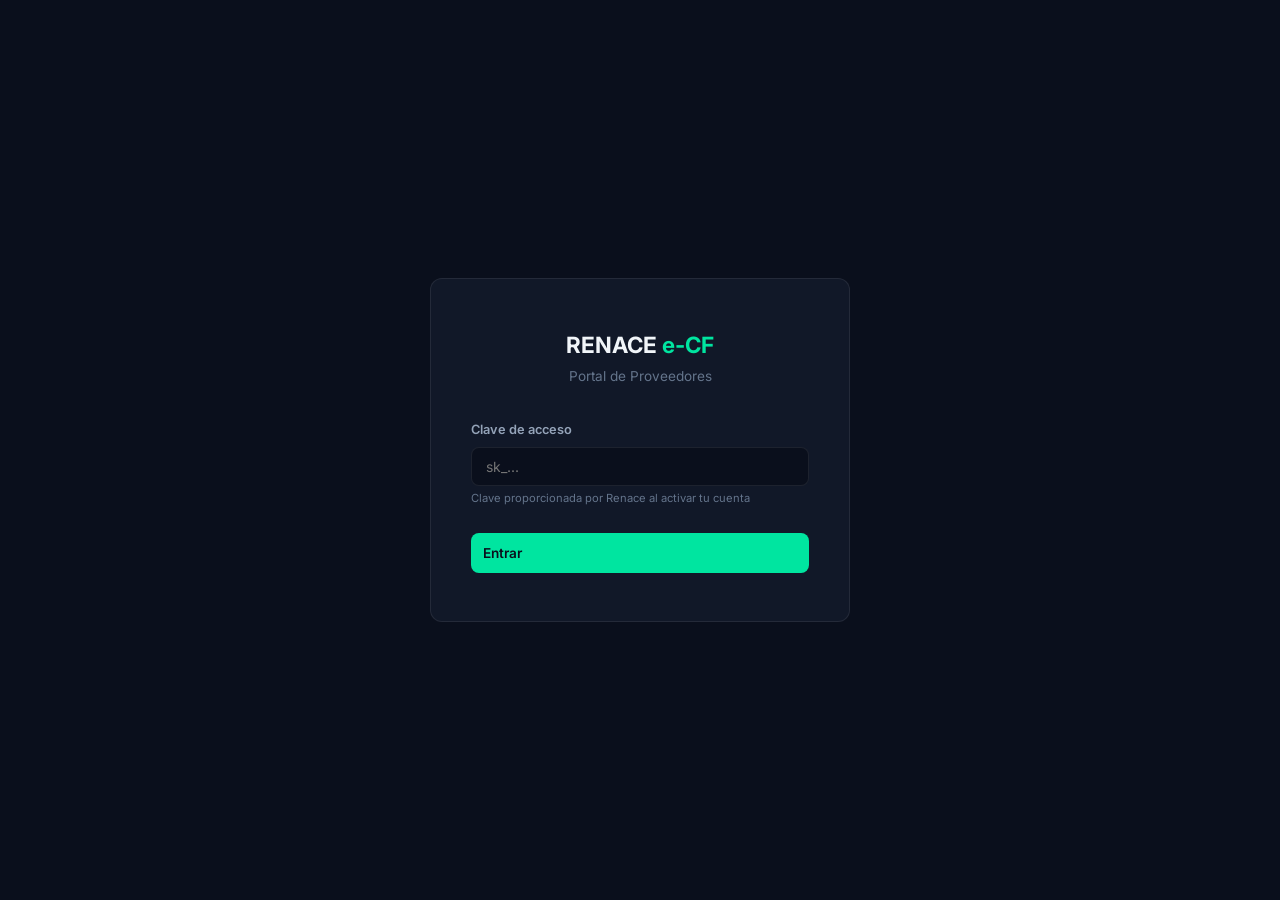
<file: portal_admin/supplier_portal.html>
<!DOCTYPE html>
<html lang="es">
<head>
    <meta charset="UTF-8">
    <meta name="viewport" content="width=device-width, initial-scale=1.0">
    <title>Portal de Proveedores | Renace e-CF</title>
    <link rel="preconnect" href="https://fonts.googleapis.com">
    <link rel="preconnect" href="https://fonts.gstatic.com" crossorigin>
    <link href="https://fonts.googleapis.com/css2?family=Inter:wght@400;500;600;700;800&family=JetBrains+Mono:wght@400;500&display=swap" rel="stylesheet">
    <style>
        :root {
            --bg-deep:      #0A0F1C;
            --bg-card:      #111828;
            --bg-surface:   #1E293B;
            --accent:       #00E5A0;
            --accent-dim:   #00C488;
            --accent-glow:  rgba(0, 229, 160, 0.12);
            --danger:       #EF4444;
            --warning:      #F59E0B;
            --text-primary: #F1F5F9;
            --text-muted:   #94A3B8;
            --text-dim:     #64748B;
            --border:       rgba(255,255,255,0.08);
            --border-accent:rgba(0,229,160,0.25);
            --radius:       12px;
            --radius-sm:    8px;
            --font-sans:    'Inter', system-ui, sans-serif;
            --font-mono:    'JetBrains Mono', monospace;
        }
        *, *::before, *::after { box-sizing: border-box; margin: 0; padding: 0; }
        body { font-family: var(--font-sans); background: var(--bg-deep); color: var(--text-primary); line-height: 1.6; min-height: 100vh; }

        /* Login */
        .login-screen { display: flex; align-items: center; justify-content: center; min-height: 100vh; padding: 24px; }
        .login-card { background: var(--bg-card); border: 1px solid var(--border); border-radius: var(--radius); padding: 48px 40px; width: 100%; max-width: 420px; text-align: center; }
        .login-title { font-size: 1.4rem; font-weight: 700; margin-bottom: 4px; }
        .login-title span { color: var(--accent); }
        .login-sub { color: var(--text-dim); font-size: 0.85rem; margin-bottom: 32px; }

        /* Form */
        .form-group { margin-bottom: 18px; text-align: left; }
        .form-group label { display: block; font-size: 0.8rem; font-weight: 600; color: var(--text-muted); margin-bottom: 6px; }
        .form-group .hint { font-size: 0.7rem; color: var(--text-dim); margin-top: 4px; }
        input, select { width: 100%; padding: 10px 14px; background: var(--bg-deep); border: 1px solid var(--border); border-radius: var(--radius-sm); color: var(--text-primary); font-size: 0.875rem; font-family: var(--font-sans); transition: border-color .15s; }
        input:focus, select:focus { outline: none; border-color: var(--accent); box-shadow: 0 0 0 3px var(--accent-glow); }

        /* Buttons */
        .btn { display: inline-flex; align-items: center; gap: 6px; padding: 10px 20px; border-radius: var(--radius-sm); font-size: 0.85rem; font-weight: 600; cursor: pointer; border: none; transition: all .15s; font-family: var(--font-sans); }
        .btn-primary { background: var(--accent); color: #0A0F1C; }
        .btn-primary:hover { background: var(--accent-dim); }
        .btn-secondary { background: var(--bg-surface); color: var(--text-primary); border: 1px solid var(--border); }
        .btn-danger { background: rgba(239,68,68,0.12); color: var(--danger); border: 1px solid rgba(239,68,68,0.2); }
        .btn-danger:hover { background: rgba(239,68,68,0.2); }
        .btn-sm { padding: 6px 14px; font-size: 0.8rem; }
        .btn:disabled { opacity: 0.5; cursor: not-allowed; }

        /* Layout */
        .app { display: none; min-height: 100vh; flex-direction: column; }
        .app.active { display: flex; }
        .topbar { background: var(--bg-card); border-bottom: 1px solid var(--border); padding: 16px 32px; display: flex; align-items: center; justify-content: space-between; }
        .topbar-brand { font-family: var(--font-mono); font-size: 1.1rem; font-weight: 700; display: flex; align-items: center; gap: 10px; }
        .topbar-brand span { color: var(--accent); }
        .topbar-info { display: flex; align-items: center; gap: 16px; }
        .topbar-tenant { text-align: right; }
        .topbar-tenant .name { font-size: 0.85rem; font-weight: 600; }
        .topbar-tenant .rnc { font-size: 0.75rem; color: var(--text-dim); font-family: var(--font-mono); }
        .content { flex: 1; padding: 32px; max-width: 1280px; margin: 0 auto; width: 100%; }

        /* Stats */
        .stats-grid { display: grid; grid-template-columns: repeat(auto-fit, minmax(180px, 1fr)); gap: 16px; margin-bottom: 32px; }
        .stat-card { background: rgba(17,24,40,0.6); backdrop-filter: blur(12px); border: 1px solid rgba(255,255,255,0.05); border-radius: var(--radius); padding: 20px; transition: all .3s; }
        .stat-card:hover { transform: translateY(-3px); border-color: rgba(0,229,160,0.2); }
        .stat-label { font-size: 0.7rem; color: var(--text-dim); text-transform: uppercase; letter-spacing: 0.08em; margin-bottom: 4px; }
        .stat-value { font-size: 1.8rem; font-weight: 800; font-family: var(--font-mono); color: var(--accent); }
        .stat-value.warn { color: var(--warning); }
        .stat-value.bad { color: var(--danger); }
        .stat-value.neutral { color: var(--text-primary); }

        /* Table */
        .table-wrap { background: rgba(17,24,40,0.4); backdrop-filter: blur(8px); border: 1px solid rgba(255,255,255,0.05); border-radius: var(--radius); overflow: hidden; }
        table { width: 100%; border-collapse: collapse; font-size: 0.85rem; }
        thead th { text-align: left; padding: 14px 18px; font-size: 0.72rem; text-transform: uppercase; letter-spacing: 0.08em; color: var(--text-dim); background: rgba(0,0,0,0.2); border-bottom: 1px solid rgba(255,255,255,0.08); }
        tbody td { padding: 14px 18px; border-bottom: 1px solid rgba(255,255,255,0.03); color: var(--text-muted); }
        tbody tr:hover { background: rgba(0,229,160,0.03); }
        tbody tr:hover td { color: var(--text-primary); }
        .mono { font-family: var(--font-mono); font-size: 0.8rem; }

        /* Badges */
        .badge { display: inline-block; padding: 3px 10px; border-radius: 20px; font-size: 0.7rem; font-weight: 600; text-transform: uppercase; }
        .badge-aprobado { background: rgba(0,229,160,0.12); color: var(--accent); }
        .badge-nueva, .badge-pendiente { background: rgba(245,158,11,0.12); color: var(--warning); }
        .badge-rechazado { background: rgba(239,68,68,0.12); color: var(--danger); }
        .badge-procesada { background: rgba(99,102,241,0.12); color: #818cf8; }

        /* Dropzone */
        .dropzone { border: 2px dashed rgba(0,229,160,0.3); border-radius: var(--radius); padding: 48px 24px; text-align: center; transition: all .2s; cursor: pointer; background: rgba(0,229,160,0.02); }
        .dropzone:hover, .dropzone.dragover { border-color: var(--accent); background: rgba(0,229,160,0.06); }
        .dropzone .icon { font-size: 2.5rem; margin-bottom: 12px; }
        .dropzone h3 { font-size: 1rem; font-weight: 600; margin-bottom: 4px; }
        .dropzone p { font-size: 0.8rem; color: var(--text-dim); }

        /* Toast */
        .toast-container { position: fixed; top: 24px; right: 24px; z-index: 300; display: flex; flex-direction: column; gap: 8px; }
        .toast { padding: 14px 20px; border-radius: var(--radius-sm); font-size: 0.85rem; font-weight: 500; animation: slideIn .2s ease; max-width: 380px; }
        .toast-success { background: rgba(0,229,160,0.15); color: var(--accent); border: 1px solid var(--border-accent); }
        .toast-error { background: rgba(239,68,68,0.15); color: var(--danger); border: 1px solid rgba(239,68,68,0.25); }
        @keyframes slideIn { from { transform: translateX(20px); opacity: 0; } to { transform: none; opacity: 1; } }

        /* Modal */
        .modal-overlay { display: none; position: fixed; inset: 0; background: rgba(0,0,0,0.6); backdrop-filter: blur(4px); z-index: 200; align-items: center; justify-content: center; padding: 24px; }
        .modal-overlay.active { display: flex; }
        .modal { background: var(--bg-card); border: 1px solid var(--border); border-radius: var(--radius); width: 100%; max-width: 480px; padding: 28px; }
        .modal h2 { font-size: 1.1rem; font-weight: 700; margin-bottom: 16px; }
        .modal-actions { display: flex; justify-content: flex-end; gap: 10px; margin-top: 20px; }

        .empty-msg { text-align: center; padding: 48px 20px; color: var(--text-dim); font-size: 0.9rem; }
        .section-header { display: flex; align-items: center; justify-content: space-between; margin-bottom: 16px; flex-wrap: wrap; gap: 12px; }
        .section-title { font-size: 1.2rem; font-weight: 700; }

        @media (max-width: 768px) {
            .content { padding: 16px; }
            .stats-grid { grid-template-columns: 1fr 1fr; }
            .topbar { padding: 12px 16px; }
            .topbar-tenant { display: none; }
        }
    </style>
</head>
<body>

<div class="toast-container" id="toastContainer"></div>

<!-- LOGIN -->
<div id="loginScreen" class="login-screen">
    <div class="login-card">
        <div class="login-title">RENACE <span>e-CF</span></div>
        <div class="login-sub">Portal de Proveedores</div>
        <form id="loginForm">
            <div class="form-group">
                <label>Clave de acceso</label>
                <input type="password" id="tenantKey" placeholder="sk_..." required autocomplete="off">
                <div class="hint">Clave proporcionada por Renace al activar tu cuenta</div>
            </div>
            <button type="submit" class="btn btn-primary" style="width:100%; margin-top:8px; padding:12px;">Entrar</button>
            <div id="loginError" style="color:var(--danger); font-size:0.8rem; margin-top:12px; display:none;"></div>
        </form>
    </div>
</div>

<!-- APP -->
<div id="app" class="app">
    <div class="topbar">
        <div class="topbar-brand">RENACE <span>e-CF</span> · Proveedores</div>
        <div class="topbar-info">
            <div class="topbar-tenant">
                <div class="name" id="tenantName">—</div>
                <div class="rnc" id="tenantRnc">—</div>
            </div>
            <button class="btn btn-sm btn-secondary" onclick="logout()">Cerrar Sesión</button>
        </div>
    </div>

    <div class="content">
        <!-- Stats -->
        <div class="stats-grid" id="statsGrid">
            <div class="stat-card"><div class="stat-label">Recibidas</div><div class="stat-value neutral" id="statTotal">—</div></div>
            <div class="stat-card"><div class="stat-label">Aprobadas</div><div class="stat-value" id="statAprobadas">—</div></div>
            <div class="stat-card"><div class="stat-label">Pendientes</div><div class="stat-value warn" id="statPendientes">—</div></div>
            <div class="stat-card"><div class="stat-label">Rechazadas</div><div class="stat-value bad" id="statRechazadas">—</div></div>
        </div>

        <!-- Upload -->
        <div class="section-header">
            <h2 class="section-title">Enviar e-CF</h2>
            <button class="btn btn-sm btn-secondary" onclick="sincronizarDGII()">🔄 Sincronizar con DGII</button>
        </div>
        <div class="dropzone" id="dropzone">
            <div class="icon">📄</div>
            <h3>Enviar XML de e-CF firmado</h3>
            <p>Arrastre el archivo XML aquí o haga clic para seleccionar</p>
            <p style="margin-top:8px; font-size:0.7rem; color:var(--text-dim); text-transform:uppercase; letter-spacing:0.1em;">Formato: XML firmado con XAdES-BES</p>
            <input type="file" id="fileInput" accept=".xml" style="display:none">
        </div>

        <!-- Table -->
        <div class="section-header" style="margin-top:32px;">
            <h2 class="section-title">Compras Recibidas</h2>
            <div style="display:flex; gap:8px; align-items:center;">
                <select id="filterEstado" style="width:auto; padding:6px 12px; font-size:0.8rem;">
                    <option value="">Todos los estados</option>
                    <option value="nueva">Nuevas</option>
                    <option value="procesada">Procesadas</option>
                    <option value="aprobado">Aprobadas</option>
                    <option value="rechazado">Rechazadas</option>
                </select>
                <select id="filterMes" style="width:auto; padding:6px 12px; font-size:0.8rem;"></select>
            </div>
        </div>
        <div class="table-wrap">
            <table>
                <thead><tr>
                    <th>NCF</th><th>Proveedor</th><th>Fecha</th><th>Monto</th><th>ITBIS</th><th>Estado</th><th>Acciones</th>
                </tr></thead>
                <tbody id="comprasRows"><tr><td colspan="7" class="empty-msg">Conectando...</td></tr></tbody>
            </table>
        </div>
    </div>
</div>

<!-- Reject Modal -->
<div class="modal-overlay" id="rejectModal">
    <div class="modal">
        <h2>Rechazar Comercialmente</h2>
        <p style="font-size:0.85rem; color:var(--text-muted); margin-bottom:16px;">NCF: <strong id="rejectNcf" class="mono"></strong></p>
        <div class="form-group">
            <label>Motivo del rechazo (obligatorio)</label>
            <input type="text" id="rejectMotivo" placeholder="Diferencia en montos, datos incorrectos..." maxlength="250">
        </div>
        <div class="modal-actions">
            <button class="btn btn-secondary btn-sm" onclick="closeRejectModal()">Cancelar</button>
            <button class="btn btn-danger btn-sm" onclick="confirmarRechazo()">Confirmar Rechazo</button>
        </div>
    </div>
</div>

<script>
// State
let API_URL = '';
let API_KEY = '';
let TENANT_INFO = {};

// Helpers
function toast(msg, type = 'success') {
    const c = document.getElementById('toastContainer');
    const t = document.createElement('div');
    t.className = `toast toast-${type}`;
    t.textContent = msg;
    c.appendChild(t);
    setTimeout(() => t.remove(), 4000);
}

async function api(path, opts = {}) {
    const headers = { 'X-API-Key': API_KEY, ...opts.headers };
    const res = await fetch(`${API_URL}${path}`, { ...opts, headers });
    if (!res.ok) {
        const err = await res.json().catch(() => ({ detail: res.statusText }));
        throw new Error(err.detail || `HTTP ${res.status}`);
    }
    return res.json();
}

// Login
document.getElementById('loginForm').addEventListener('submit', async (e) => {
    e.preventDefault();
    const errEl = document.getElementById('loginError');
    errEl.style.display = 'none';
    API_KEY = document.getElementById('tenantKey').value.trim();
    try {
        const data = await api('/v1/health');
        TENANT_INFO = data;
        const nombre = data.nombre_comercial || data.razon_social || data.rnc;
        document.getElementById('tenantName').textContent = nombre;
        document.getElementById('tenantRnc').textContent = `RNC: ${data.rnc} · ${data.ambiente}`;
        document.getElementById('loginScreen').style.display = 'none';
        document.getElementById('app').classList.add('active');
        initFilters();
        loadCompras();
    } catch (err) {
        const msg = err.message.includes('429') ? 'Límite mensual alcanzado. Contacta a Renace.' : err.message;
        errEl.textContent = msg;
        errEl.style.display = 'block';
    }
});

function logout() {
    API_KEY = '';
    TENANT_INFO = {};
    document.getElementById('app').classList.remove('active');
    document.getElementById('loginScreen').style.display = 'flex';
}

// Filters
function initFilters() {
    const sel = document.getElementById('filterMes');
    const now = new Date();
    sel.innerHTML = '';
    for (let i = 0; i < 12; i++) {
        const d = new Date(now.getFullYear(), now.getMonth() - i, 1);
        const val = `${d.getFullYear()}-${String(d.getMonth()+1).padStart(2,'0')}`;
        const label = d.toLocaleDateString('es-DO', { year: 'numeric', month: 'long' });
        sel.innerHTML += `<option value="${val}" ${i===0?'selected':''}>${label}</option>`;
    }
    sel.addEventListener('change', loadCompras);
    document.getElementById('filterEstado').addEventListener('change', loadCompras);
}

// Load compras
async function loadCompras() {
    const tbody = document.getElementById('comprasRows');
    tbody.innerHTML = '<tr><td colspan="7" class="empty-msg">Cargando...</td></tr>';

    const periodo = document.getElementById('filterMes').value.split('-');
    const estado = document.getElementById('filterEstado').value;
    let url = `/v1/compras?anio=${periodo[0]}&mes=${parseInt(periodo[1])}`;
    if (estado) url += `&estado_odoo=${estado}`;

    try {
        const data = await api(url);
        const registros = data.registros || [];
        updateStats(registros);

        if (!registros.length) {
            tbody.innerHTML = '<tr><td colspan="7" class="empty-msg">No hay compras en este período</td></tr>';
            return;
        }

        tbody.innerHTML = registros.map(r => {
            const badgeClass = r.estado_comercial === 'aprobado' ? 'badge-aprobado'
                : r.estado_comercial === 'rechazado' ? 'badge-rechazado'
                : r.estado_odoo === 'procesada' ? 'badge-procesada'
                : 'badge-nueva';
            const estadoLabel = r.estado_comercial || r.estado_odoo || 'nueva';
            const monto = parseFloat(r.total_monto || 0).toLocaleString('es-DO', {minimumFractionDigits:2});
            const itbis = parseFloat(r.itbis_facturado || 0).toLocaleString('es-DO', {minimumFractionDigits:2});
            const fecha = r.fecha_comprobante || '—';
            const canAct = !r.estado_comercial || r.estado_comercial === 'pendiente';

            return `<tr>
                <td class="mono" style="color:var(--accent);">${r.ncf}</td>
                <td>${r.nombre_proveedor || r.rnc_proveedor || '—'}</td>
                <td>${fecha}</td>
                <td style="font-weight:600;">$${monto}</td>
                <td>$${itbis}</td>
                <td><span class="badge ${badgeClass}">${estadoLabel}</span></td>
                <td style="display:flex; gap:4px; flex-wrap:wrap; padding:10px 18px;">
                    ${canAct ? `
                        <button class="btn btn-sm btn-primary" onclick="aprobarCompra('${r.ncf}')" style="padding:4px 10px; font-size:0.75rem;">&#10003; Aprobar</button>
                        <button class="btn btn-sm btn-danger" onclick="openRejectModal('${r.ncf}')" style="padding:4px 10px; font-size:0.75rem;">&#10007; Rechazar</button>
                    ` : ''}
                    <button class="btn btn-sm btn-secondary" onclick="descargarXML('${r.ncf}')" style="padding:4px 10px; font-size:0.75rem;">&#8595; XML</button>
                </td>
            </tr>`;
        }).join('');
    } catch (err) {
        tbody.innerHTML = `<tr><td colspan="7" class="empty-msg" style="color:var(--danger);">${err.message}</td></tr>`;
    }
}

function updateStats(registros) {
    const total = registros.length;
    const aprobadas = registros.filter(r => r.estado_comercial === 'aprobado').length;
    const rechazadas = registros.filter(r => r.estado_comercial === 'rechazado').length;
    const pendientes = total - aprobadas - rechazadas;
    document.getElementById('statTotal').textContent = total;
    document.getElementById('statAprobadas').textContent = aprobadas;
    document.getElementById('statPendientes').textContent = pendientes;
    document.getElementById('statRechazadas').textContent = rechazadas;
}

// Actions
async function aprobarCompra(ncf) {
    if (!confirm(`¿Aprobar comercialmente el e-CF ${ncf}?`)) return;
    try {
        await api(`/v1/compras/${ncf}/aprobar`, { method: 'POST' });
        toast(`e-CF ${ncf} aprobado comercialmente`);
        loadCompras();
    } catch (err) { toast(err.message, 'error'); }
}

let _rejectNcf = '';
function openRejectModal(ncf) {
    _rejectNcf = ncf;
    document.getElementById('rejectNcf').textContent = ncf;
    document.getElementById('rejectMotivo').value = '';
    document.getElementById('rejectModal').classList.add('active');
}
function closeRejectModal() { document.getElementById('rejectModal').classList.remove('active'); }

async function confirmarRechazo() {
    const motivo = document.getElementById('rejectMotivo').value.trim();
    if (!motivo) { toast('El motivo es obligatorio', 'error'); return; }
    try {
        await api(`/v1/compras/${_rejectNcf}/rechazar?motivo=${encodeURIComponent(motivo)}`, { method: 'POST' });
        toast(`e-CF ${_rejectNcf} rechazado comercialmente`);
        closeRejectModal();
        loadCompras();
    } catch (err) { toast(err.message, 'error'); }
}

async function descargarXML(ncf) {
    try {
        const res = await fetch(`${API_URL}/v1/compras/${ncf}/xml`, { headers: { 'X-API-Key': API_KEY } });
        if (!res.ok) throw new Error('XML no disponible');
        const blob = await res.blob();
        const a = document.createElement('a');
        a.href = URL.createObjectURL(blob);
        a.download = `compra_${ncf}.xml`;
        a.click();
    } catch (err) { toast(err.message, 'error'); }
}

async function sincronizarDGII() {
    try {
        await api('/v1/compras/sincronizar', { method: 'POST' });
        toast('Sincronización iniciada. Los resultados aparecerán en unos minutos.');
    } catch (err) { toast(err.message, 'error'); }
}

// File upload
const dropzone = document.getElementById('dropzone');
const fileInput = document.getElementById('fileInput');

dropzone.addEventListener('click', () => fileInput.click());
dropzone.addEventListener('dragover', (e) => { e.preventDefault(); dropzone.classList.add('dragover'); });
dropzone.addEventListener('dragleave', () => dropzone.classList.remove('dragover'));
dropzone.addEventListener('drop', (e) => { e.preventDefault(); dropzone.classList.remove('dragover'); handleFile(e.dataTransfer.files[0]); });
fileInput.addEventListener('change', () => { if (fileInput.files[0]) handleFile(fileInput.files[0]); });

async function handleFile(file) {
    if (!file || !file.name.endsWith('.xml')) {
        toast('Solo se aceptan archivos XML', 'error');
        return;
    }
    if (file.size > 5 * 1024 * 1024) {
        toast('El archivo excede 5MB', 'error');
        return;
    }
    try {
        const body = await file.arrayBuffer();
        const res = await fetch(`${API_URL}/fe/recepcion/api/ecf`, {
            method: 'POST',
            headers: { 'Content-Type': 'application/xml' },
            body: body,
        });
        if (res.status === 202) {
            toast('e-CF recibido correctamente. Acuse de Recibo enviado.');
            fileInput.value = '';
            setTimeout(loadCompras, 1500);
        } else {
            const text = await res.text();
            toast(`Error: ${text}`, 'error');
        }
    } catch (err) { toast(`Error de red: ${err.message}`, 'error'); }
}
</script>
</body>
</html>
</file>
